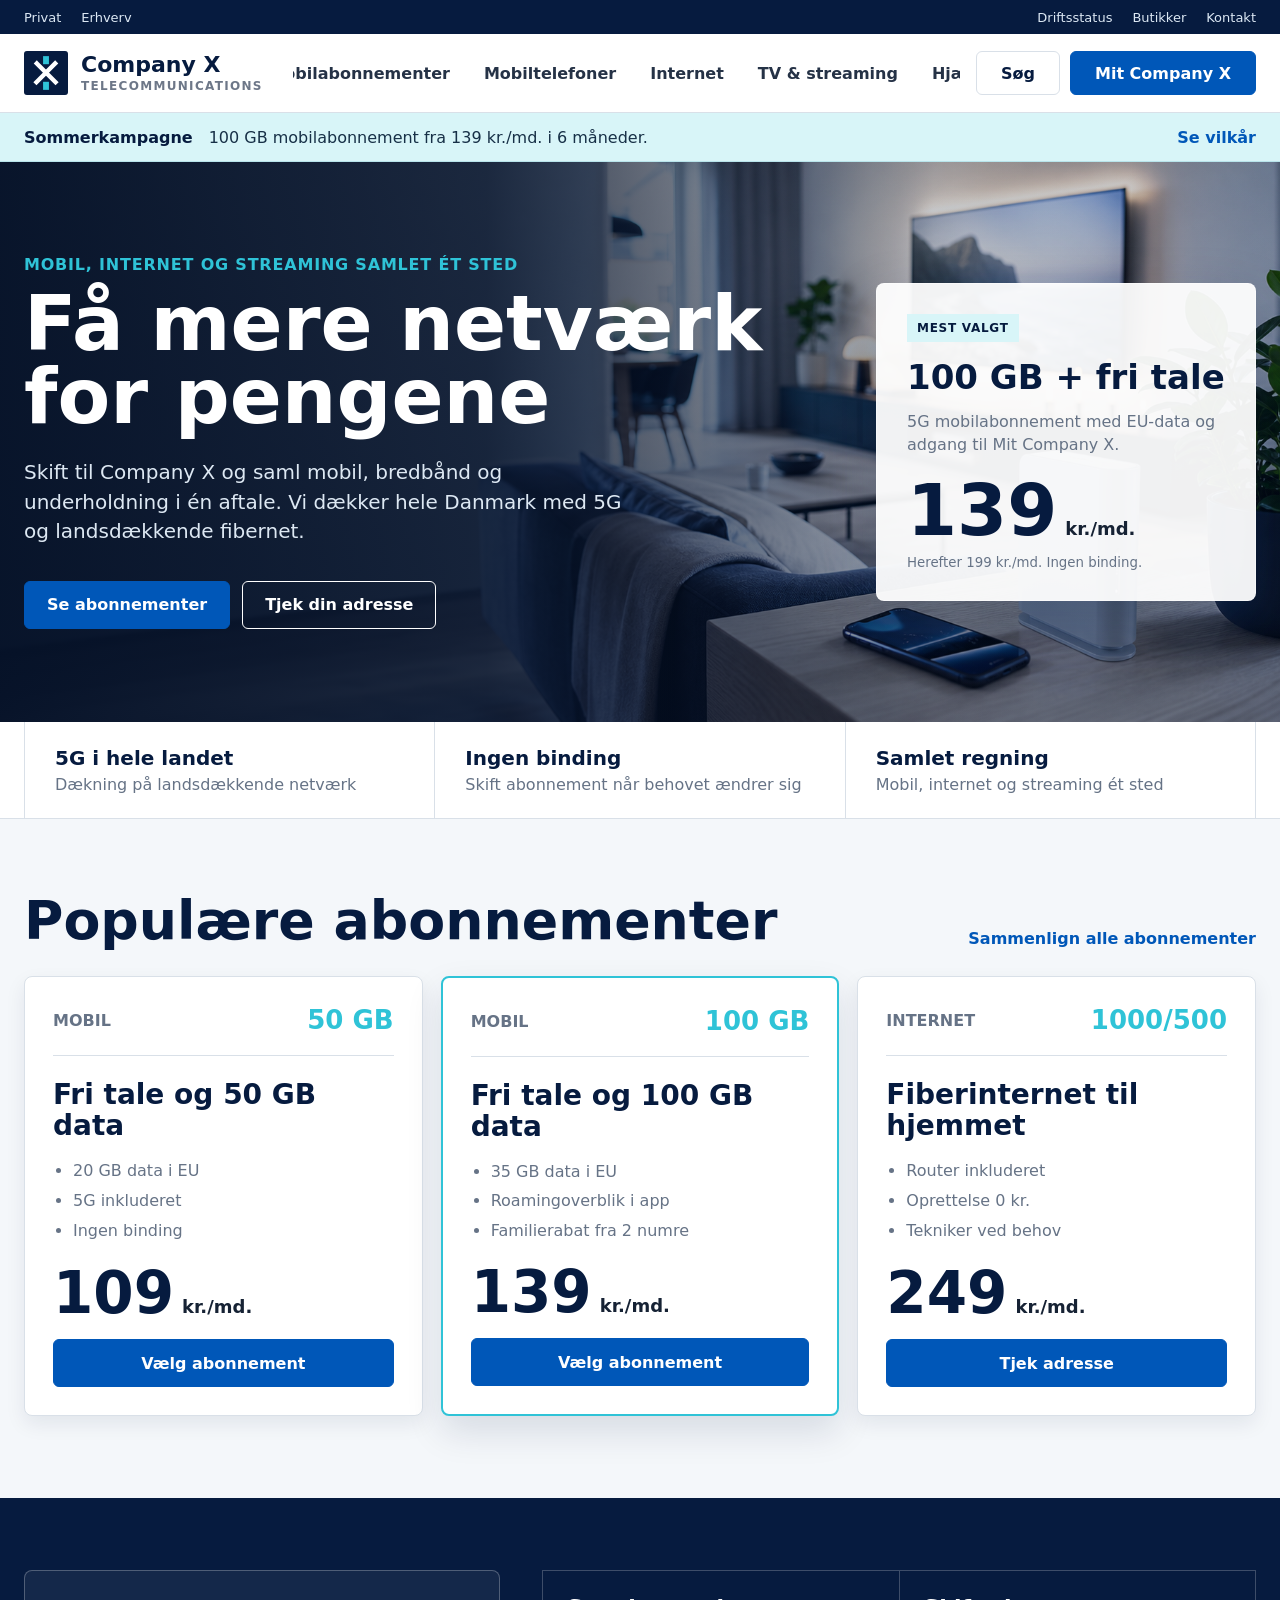
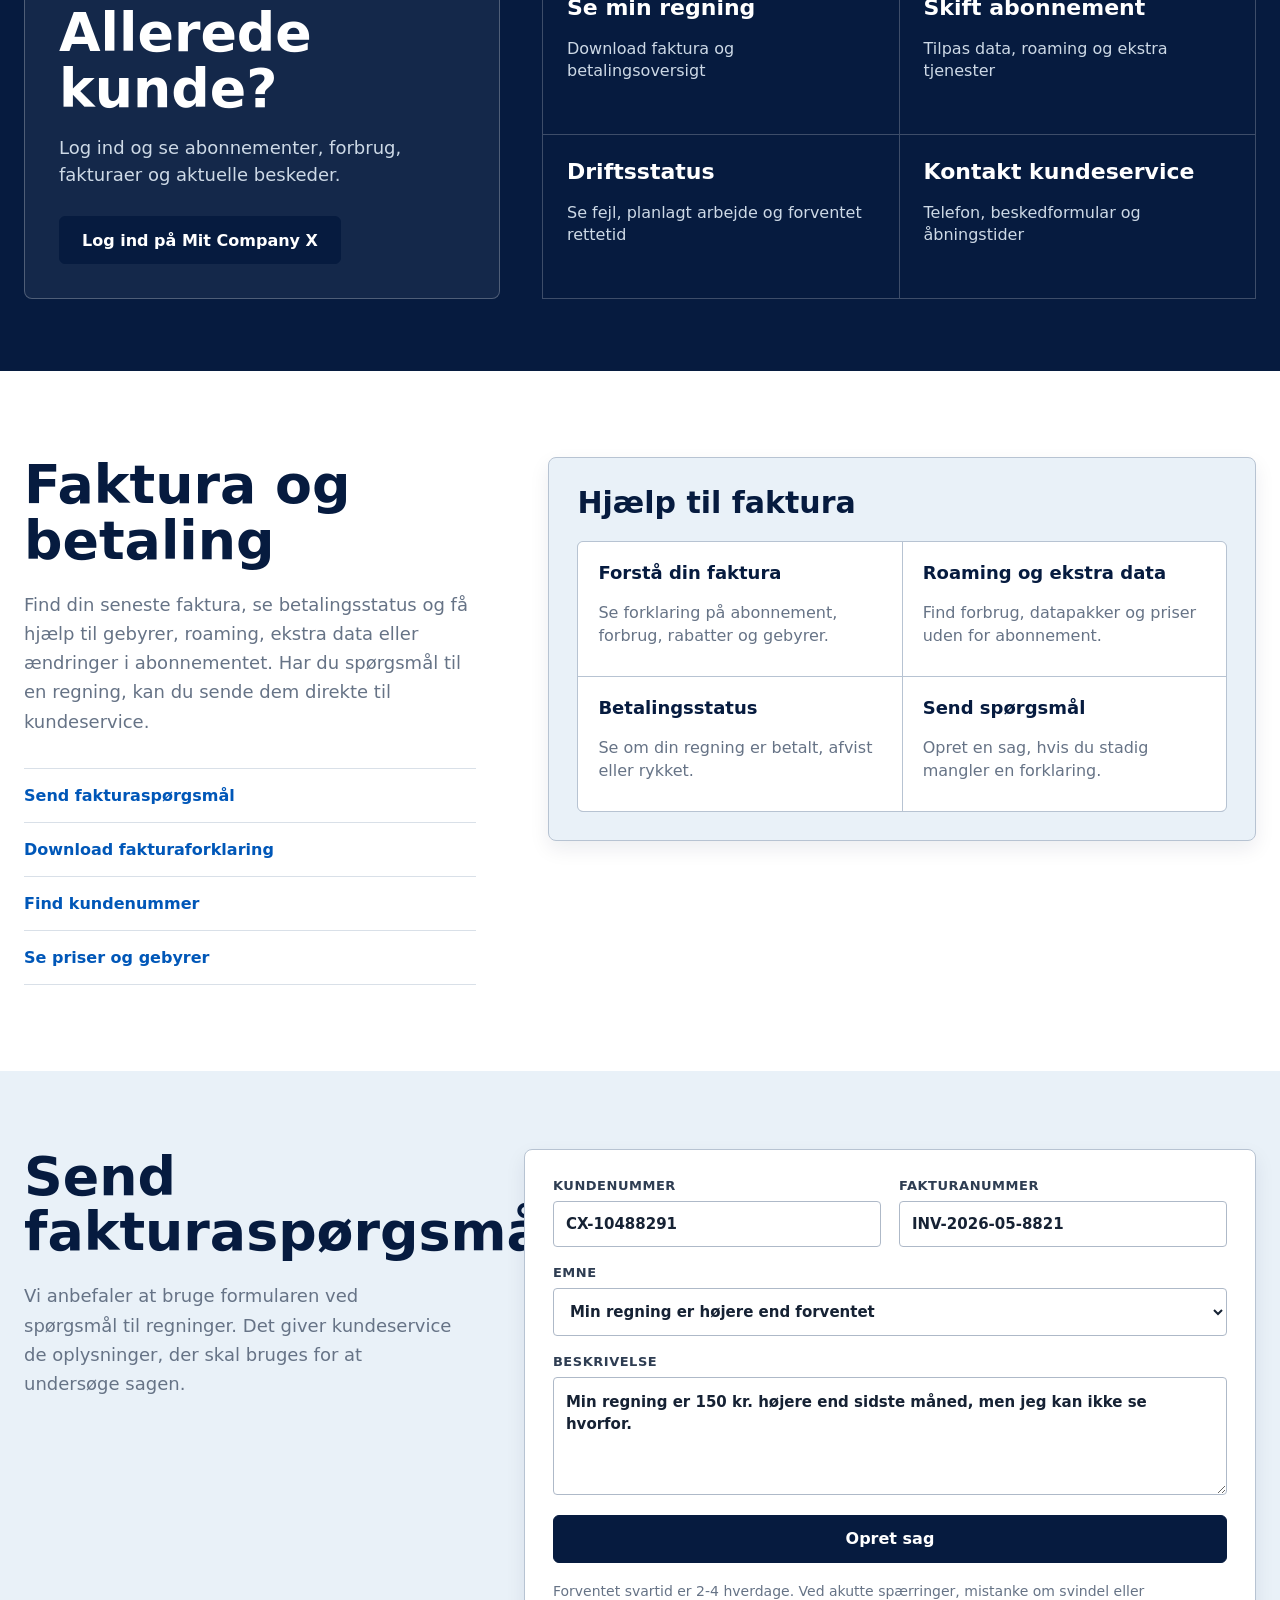
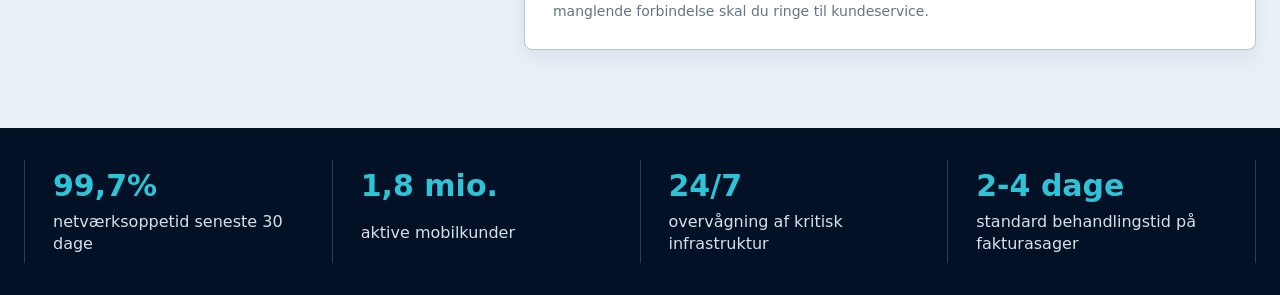
<file: index.html>
<!doctype html>
<html lang="da">
  <head>
    <meta charset="utf-8" />
    <meta name="viewport" content="width=device-width, initial-scale=1" />
    <title>Company X - Mobil, internet og streaming</title>
    <link rel="stylesheet" href="styles.css" />
  </head>
  <body>
    <header class="site-header">
      <div class="topbar">
        <div class="container topbar-inner">
          <nav aria-label="Kundesegment">
            <a href="#">Privat</a>
            <a href="#">Erhverv</a>
          </nav>
          <nav aria-label="Sekundære links">
            <a href="status.html">Driftsstatus</a>
            <a href="#">Butikker</a>
            <a href="#">Kontakt</a>
          </nav>
        </div>
      </div>

      <div class="container nav-shell">
        <a class="brand" href="#" aria-label="Company X forside">
          <img class="brand-logo" src="assets/companyx-logo.svg" alt="" aria-hidden="true" />
          <span class="brand-text">
            <strong>Company X</strong>
            <span>Telecommunications</span>
          </span>
        </a>

        <nav class="main-nav" aria-label="Primær navigation">
          <a href="#">Mobilabonnementer</a>
          <a href="#">Mobiltelefoner</a>
          <a href="#">Internet</a>
          <a href="#">TV & streaming</a>
          <a href="#">Hjælp</a>
        </nav>

        <div class="nav-actions">
          <button class="search-button" type="button">Søg</button>
          <a class="account-button" href="#">Mit Company X</a>
          <button class="menu-button" type="button" aria-label="Åbn menu">
            <span></span>
            <span></span>
            <span></span>
          </button>
        </div>
      </div>
    </header>

    <main>
      <section class="campaign-strip">
        <div class="container campaign-inner">
          <strong>Sommerkampagne</strong>
          <span>100 GB mobilabonnement fra 139 kr./md. i 6 måneder.</span>
          <a href="#">Se vilkår</a>
        </div>
      </section>

      <section class="hero">
        <img
          class="hero-image"
          src="assets/companyx-home-hero.png"
          alt="Moderne hjem med mobil, router og streaming"
        />
        <div class="hero-overlay"></div>
        <div class="container hero-grid">
          <div class="hero-copy">
            <p class="brand-line">Mobil, internet og streaming samlet ét sted</p>
            <h1>Få mere netværk for pengene</h1>
            <p>
              Skift til Company X og saml mobil, bredbånd og underholdning i én aftale.
              Vi dækker hele Danmark med 5G og landsdækkende fibernet.
            </p>
            <div class="hero-actions">
              <a class="primary-button" href="#">Se abonnementer</a>
              <a class="secondary-button" href="#">Tjek din adresse</a>
            </div>
          </div>

          <aside class="deal-panel" aria-label="Aktuelt tilbud">
            <span class="deal-label">Mest valgt</span>
            <h2>100 GB + fri tale</h2>
            <p>5G mobilabonnement med EU-data og adgang til Mit Company X.</p>
            <div class="price">
              <strong>139</strong>
              <span>kr./md.</span>
            </div>
            <small>Herefter 199 kr./md. Ingen binding.</small>
          </aside>
        </div>
      </section>

      <section class="trust-row" aria-label="Kundeløfter">
        <div class="container trust-grid">
          <div>
            <strong>5G i hele landet</strong>
            <span>Dækning på landsdækkende netværk</span>
          </div>
          <div>
            <strong>Ingen binding</strong>
            <span>Skift abonnement når behovet ændrer sig</span>
          </div>
          <div>
            <strong>Samlet regning</strong>
            <span>Mobil, internet og streaming ét sted</span>
          </div>
        </div>
      </section>

      <section class="products-section">
        <div class="container">
          <div class="section-heading">
            <h2>Populære abonnementer</h2>
            <a href="#">Sammenlign alle abonnementer</a>
          </div>

          <div class="product-grid">
            <article class="product-card">
              <div class="card-top">
                <span>Mobil</span>
                <strong>50 GB</strong>
              </div>
              <h3>Fri tale og 50 GB data</h3>
              <ul>
                <li>20 GB data i EU</li>
                <li>5G inkluderet</li>
                <li>Ingen binding</li>
              </ul>
              <div class="card-price"><strong>109</strong><span>kr./md.</span></div>
              <a href="#">Vælg abonnement</a>
            </article>

            <article class="product-card highlighted">
              <div class="card-top">
                <span>Mobil</span>
                <strong>100 GB</strong>
              </div>
              <h3>Fri tale og 100 GB data</h3>
              <ul>
                <li>35 GB data i EU</li>
                <li>Roamingoverblik i app</li>
                <li>Familierabat fra 2 numre</li>
              </ul>
              <div class="card-price"><strong>139</strong><span>kr./md.</span></div>
              <a href="#">Vælg abonnement</a>
            </article>

            <article class="product-card">
              <div class="card-top">
                <span>Internet</span>
                <strong>1000/500</strong>
              </div>
              <h3>Fiberinternet til hjemmet</h3>
              <ul>
                <li>Router inkluderet</li>
                <li>Oprettelse 0 kr.</li>
                <li>Tekniker ved behov</li>
              </ul>
              <div class="card-price"><strong>249</strong><span>kr./md.</span></div>
              <a href="#">Tjek adresse</a>
            </article>
          </div>
        </div>
      </section>

      <section class="self-service">
        <div class="container self-service-grid">
          <div class="login-panel">
            <h2>Allerede kunde?</h2>
            <p>Log ind og se abonnementer, forbrug, fakturaer og aktuelle beskeder.</p>
            <a class="primary-button dark" href="#">Log ind på Mit Company X</a>
          </div>

          <div class="service-links" aria-label="Selvbetjening">
            <a href="#">
              <strong>Se min regning</strong>
              <span>Download faktura og betalingsoversigt</span>
            </a>
            <a href="#">
              <strong>Skift abonnement</strong>
              <span>Tilpas data, roaming og ekstra tjenester</span>
            </a>
            <a href="status.html">
              <strong>Driftsstatus</strong>
              <span>Se fejl, planlagt arbejde og forventet rettetid</span>
            </a>
            <a href="#">
              <strong>Kontakt kundeservice</strong>
              <span>Telefon, beskedformular og åbningstider</span>
            </a>
          </div>
        </div>
      </section>

      <section class="bill-section">
        <div class="container bill-grid">
          <div class="bill-copy">
            <h2>Faktura og betaling</h2>
            <p>
              Find din seneste faktura, se betalingsstatus og få hjælp til gebyrer,
              roaming, ekstra data eller ændringer i abonnementet. Har du spørgsmål
              til en regning, kan du sende dem direkte til kundeservice.
            </p>
            <div class="bill-actions">
              <a href="#fakturasporgsmaal">Send fakturaspørgsmål</a>
              <a href="#">Download fakturaforklaring</a>
              <a href="#">Find kundenummer</a>
              <a href="#">Se priser og gebyrer</a>
            </div>
          </div>

          <div class="bill-help-panel" aria-label="Fakturahjælp">
            <h3>Hjælp til faktura</h3>
            <div class="help-topic-grid">
              <a href="#">
                <strong>Forstå din faktura</strong>
                <span>Se forklaring på abonnement, forbrug, rabatter og gebyrer.</span>
              </a>
              <a href="#">
                <strong>Roaming og ekstra data</strong>
                <span>Find forbrug, datapakker og priser uden for abonnement.</span>
              </a>
              <a href="#">
                <strong>Betalingsstatus</strong>
                <span>Se om din regning er betalt, afvist eller rykket.</span>
              </a>
              <a href="#">
                <strong>Send spørgsmål</strong>
                <span>Opret en sag, hvis du stadig mangler en forklaring.</span>
              </a>
            </div>
          </div>
        </div>
      </section>

      <section class="case-form-section" id="fakturasporgsmaal">
        <div class="container case-form-grid">
          <div>
            <h2>Send fakturaspørgsmål</h2>
            <p>
              Vi anbefaler at bruge formularen ved spørgsmål til regninger. Det giver
              kundeservice de oplysninger, der skal bruges for at undersøge sagen.
            </p>
          </div>

          <form class="case-form" aria-label="Send fakturaspørgsmål">
            <div class="form-grid">
              <label>
                Kundenummer
                <input type="text" value="CX-10488291" />
              </label>
              <label>
                Fakturanummer
                <input type="text" value="INV-2026-05-8821" />
              </label>
            </div>
            <label>
              Emne
              <select>
                <option>Min regning er højere end forventet</option>
                <option>Jeg forstår ikke mit roamingforbrug</option>
                <option>Jeg mangler en kreditnota</option>
              </select>
            </label>
            <label>
              Beskrivelse
              <textarea>Min regning er 150 kr. højere end sidste måned, men jeg kan ikke se hvorfor.</textarea>
            </label>
            <button type="button">Opret sag</button>
            <p>
              Forventet svartid er 2-4 hverdage. Ved akutte spærringer, mistanke om
              svindel eller manglende forbindelse skal du ringe til kundeservice.
            </p>
          </form>
        </div>
      </section>
    </main>

    <footer class="site-footer">
      <div class="container footer-grid">
        <div>
          <strong>99,7%</strong>
          <span>netværksoppetid seneste 30 dage</span>
        </div>
        <div>
          <strong>1,8 mio.</strong>
          <span>aktive mobilkunder</span>
        </div>
        <div>
          <strong>24/7</strong>
          <span>overvågning af kritisk infrastruktur</span>
        </div>
        <div>
          <strong>2-4 dage</strong>
          <span>standard behandlingstid på fakturasager</span>
        </div>
      </div>
    </footer>

  </body>
</html>
</file>
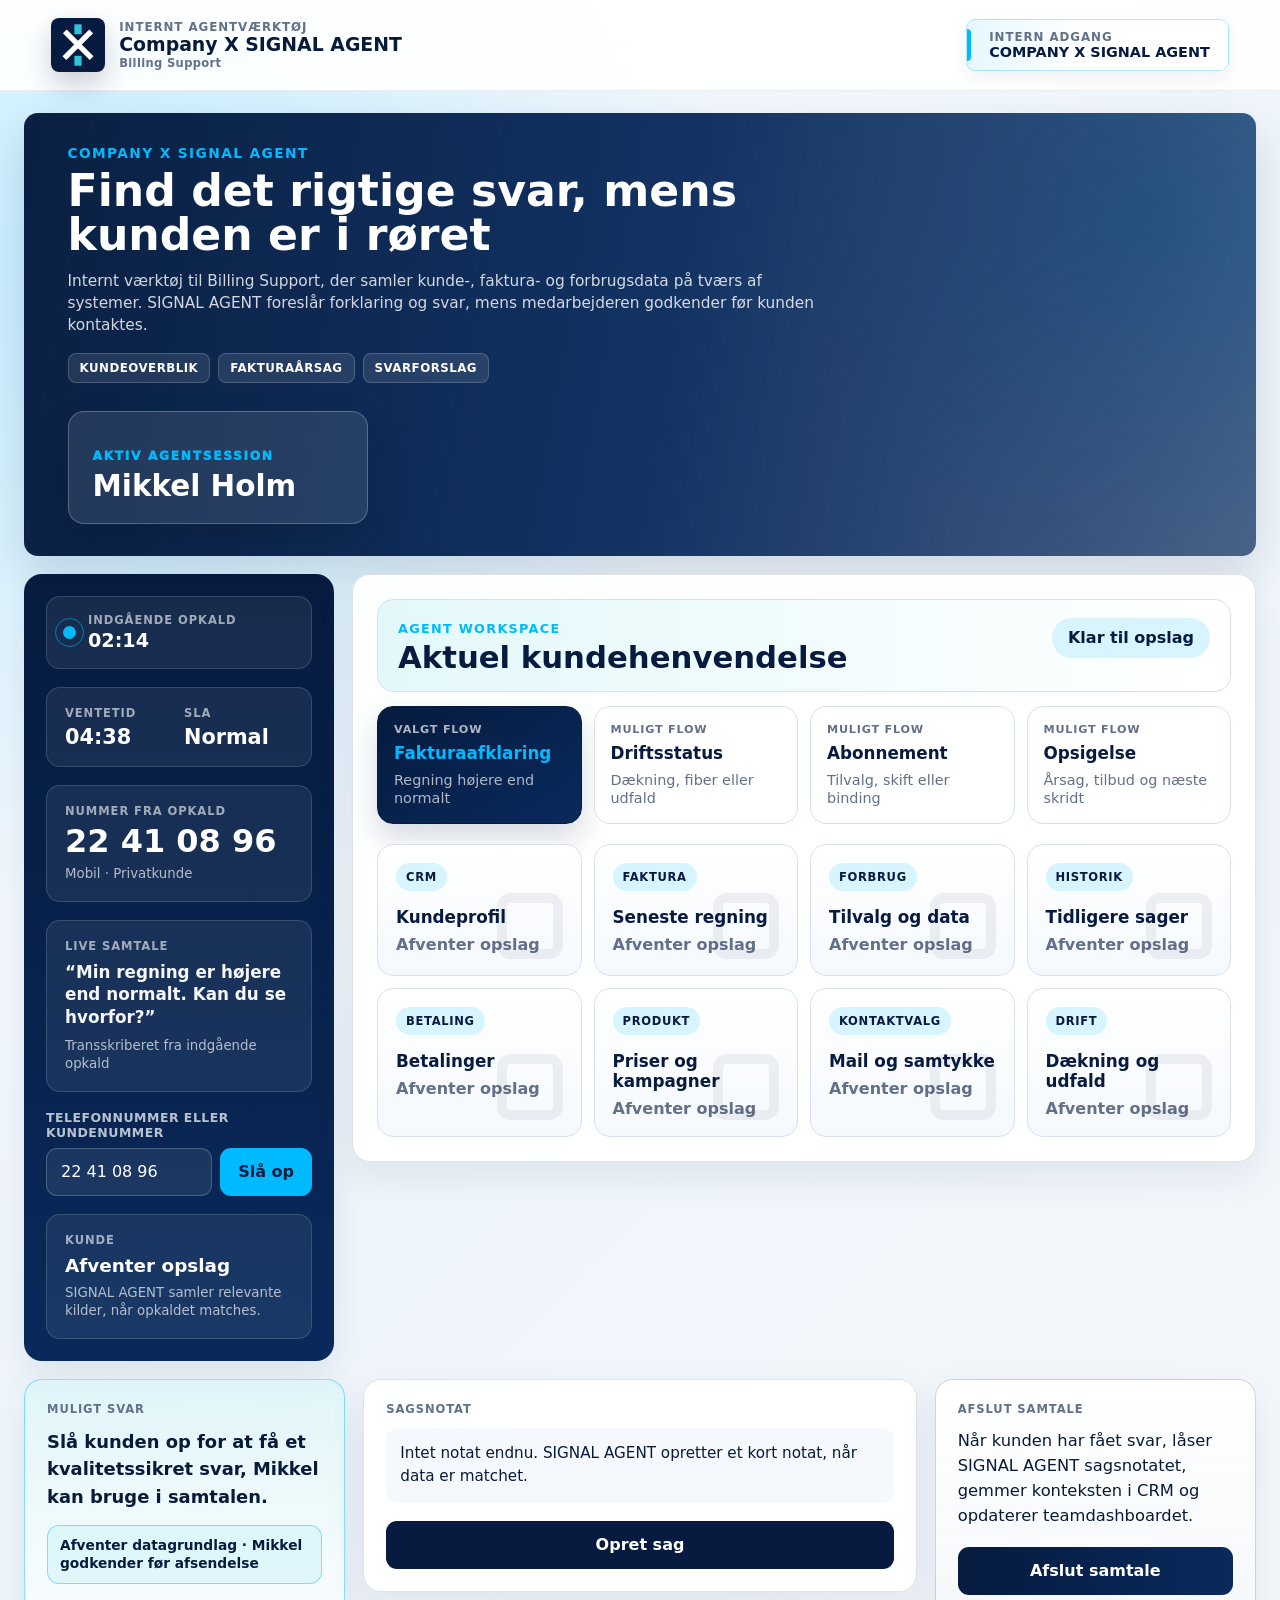
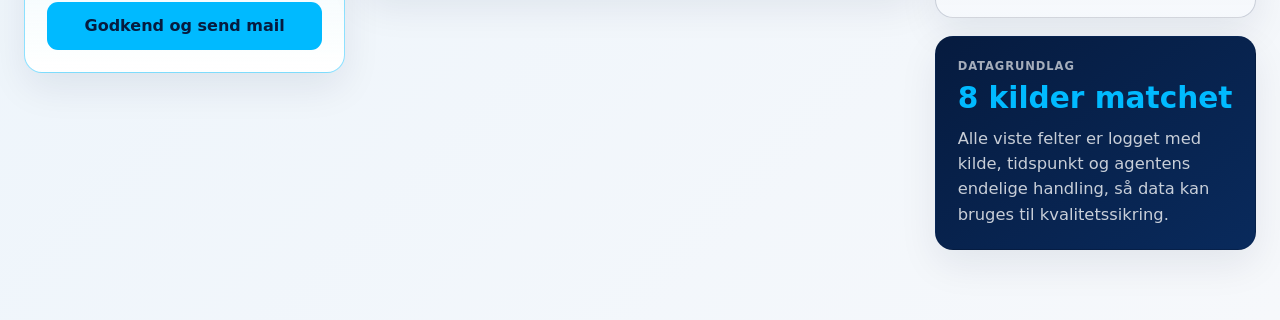
<file: AI/index.html>
<!doctype html>
<html lang="da">
  <head>
    <meta charset="utf-8" />
    <meta name="viewport" content="width=device-width, initial-scale=1" />
    <title>Company X SIGNAL AGENT - Agent Assist</title>
    <link rel="stylesheet" href="../agent-assist.css" />
  </head>
  <body>
    <header class="agent-header">
      <a class="brand signal-brand" href="../index.html" aria-label="Company X SIGNAL AGENT intern agent">
        <img class="brand-logo" src="../assets/companyx-logo.svg" alt="" aria-hidden="true" />
        <span class="brand-text">
          <span>Internt agentværktøj</span>
          <strong>Company X SIGNAL AGENT</strong>
          <em>Billing Support</em>
        </span>
      </a>

      <div class="agent-product" aria-label="Intern adgang">
        <span>Intern adgang</span>
        <strong>Company X SIGNAL AGENT</strong>
      </div>

      <div class="agent-user">
        <span>Logget ind som</span>
        <strong>Mikkel Holm</strong>
      </div>
    </header>

    <main class="agent-shell">
      <section class="agent-hero">
        <div class="hero-copy">
          <p>Company X SIGNAL AGENT</p>
          <h1>Find det rigtige svar, mens kunden er i røret</h1>
          <span>
            Internt værktøj til Billing Support, der samler kunde-, faktura- og
            forbrugsdata på tværs af systemer. SIGNAL AGENT foreslår forklaring og
            svar, mens medarbejderen godkender før kunden kontaktes.
          </span>
          <div class="hero-badges" aria-label="Interne agentmarkører">
            <strong>Kundeoverblik</strong>
            <strong>Fakturaårsag</strong>
            <strong>Svarforslag</strong>
          </div>
        </div>
        <aside class="internal-agent-card" aria-label="Aktiv intern agentsession">
          <span>Aktiv agentsession</span>
          <strong>Mikkel Holm</strong>
        </aside>
      </section>

      <section class="agent-workspace">
        <aside class="call-panel">
          <div class="live-call">
            <span class="pulse" aria-hidden="true"></span>
            <div>
              <span id="callState">Indgående opkald</span>
              <strong id="callDuration">02:14</strong>
            </div>
          </div>

          <div class="call-timeline" aria-label="Opkaldstider">
            <div>
              <span>Ventetid</span>
              <strong>04:38</strong>
            </div>
            <div>
              <span>SLA</span>
              <strong>Normal</strong>
            </div>
          </div>

          <div class="caller-card">
            <span>Nummer fra opkald</span>
            <strong>22 41 08 96</strong>
            <small>Mobil · Privatkunde</small>
          </div>

          <div class="caller-issue">
            <span>Live samtale</span>
            <p>“Min regning er højere end normalt. Kan du se hvorfor?”</p>
            <small>Transskriberet fra indgående opkald</small>
          </div>

          <div class="agent-search">
            <label for="lookupInput">Telefonnummer eller kundenummer</label>
            <div>
              <input id="lookupInput" value="22 41 08 96" />
              <button id="lookupButton" type="button">Slå op</button>
            </div>
          </div>

          <div class="customer-mini" id="customerMini">
            <span>Kunde</span>
            <strong>Afventer opslag</strong>
            <small>SIGNAL AGENT samler relevante kilder, når opkaldet matches.</small>
          </div>
        </aside>

        <section class="signal-panel-main">
          <div class="workspace-top">
            <div>
              <span>Agent workspace</span>
              <h2>Aktuel kundehenvendelse</h2>
            </div>
            <div class="case-status" id="caseStatus" aria-live="polite">Klar til opslag</div>
          </div>

          <div class="workflow-options" aria-label="Henvendelsestyper">
            <button class="workflow-card active" type="button">
              <span>Valgt flow</span>
              <strong>Fakturaafklaring</strong>
              <em>Regning højere end normalt</em>
            </button>
            <button class="workflow-card" type="button">
              <span>Muligt flow</span>
              <strong>Driftsstatus</strong>
              <em>Dækning, fiber eller udfald</em>
            </button>
            <button class="workflow-card" type="button">
              <span>Muligt flow</span>
              <strong>Abonnement</strong>
              <em>Tilvalg, skift eller binding</em>
            </button>
            <button class="workflow-card" type="button">
              <span>Muligt flow</span>
              <strong>Opsigelse</strong>
              <em>Årsag, tilbud og næste skridt</em>
            </button>
          </div>

          <div class="system-grid" aria-label="Systemopslag">
            <article class="system-card" id="crmCard">
              <span>CRM</span>
              <strong>Kundeprofil</strong>
              <em>Afventer opslag</em>
            </article>
            <article class="system-card" id="invoiceCard">
              <span>Faktura</span>
              <strong>Seneste regning</strong>
              <em>Afventer opslag</em>
            </article>
            <article class="system-card" id="usageCard">
              <span>Forbrug</span>
              <strong>Tilvalg og data</strong>
              <em>Afventer opslag</em>
            </article>
            <article class="system-card" id="historyCard">
              <span>Historik</span>
              <strong>Tidligere sager</strong>
              <em>Afventer opslag</em>
            </article>
            <article class="system-card" id="paymentCard">
              <span>Betaling</span>
              <strong>Betalinger</strong>
              <em>Afventer opslag</em>
            </article>
            <article class="system-card" id="productCard">
              <span>Produkt</span>
              <strong>Priser og kampagner</strong>
              <em>Afventer opslag</em>
            </article>
            <article class="system-card" id="contactCard">
              <span>Kontaktvalg</span>
              <strong>Mail og samtykke</strong>
              <em>Afventer opslag</em>
            </article>
            <article class="system-card" id="driftCard">
              <span>Drift</span>
              <strong>Dækning og udfald</strong>
              <em>Afventer opslag</em>
            </article>
          </div>

          <div class="analysis-panel hidden" id="analysisPanel" aria-live="polite">
            <span class="analysis-spinner" aria-hidden="true"></span>
            <div>
              <strong>SIGNAL AGENT analyserer regningsafvigelse</strong>
              <p>
                Matcher aktuel faktura med kundens normalpris, forbrugslog,
                produktregler og kontaktvalg før forklaringen vises.
              </p>
            </div>
          </div>

          <div class="result-area hidden" id="resultArea">
            <div class="customer-strip">
              <div>
                <span>Kunde</span>
                <strong>Maria Andersen</strong>
              </div>
              <div>
                <span>Kundenummer</span>
                <strong>CX-10488291</strong>
              </div>
              <div>
                <span>Faktura</span>
                <strong>INV-2026-05-8821</strong>
                <small>Maj 2026 · reference i fakturasystemet</small>
              </div>
              <div>
                <span>Kontakt</span>
                <strong>maria.andersen@email.dk</strong>
                <small>Samtykke til servicebeskeder er aktivt</small>
              </div>
            </div>

            <div class="bill-explanation">
              <div class="explanation-copy">
                <span>Forklaring</span>
                <strong>Regningen er 150 kr. højere end normalt</strong>
                <p>
                  SIGNAL AGENT har beregnet afvigelsen: maj-faktura 549 kr. minus
                  kundens normalpris 399 kr. giver +150 kr. Årsagen matches til
                  ekstra data og en udløbet intropris på streamingpakken.
                </p>
              </div>
              <div class="variance-card">
                <span>Afvigelse</span>
                <strong>+150 kr.</strong>
              </div>
            </div>

            <div class="line-items">
              <div>
                <span>Ekstra data købt 18. maj</span>
                <b>+100 kr.</b>
              </div>
              <div>
                <span>Streamingpakke intropris udløbet</span>
                <b>+50 kr.</b>
              </div>
              <div class="total">
                <span>Samlet afvigelse</span>
                <b>+150 kr.</b>
              </div>
            </div>

            <div class="customer-context">
              <div class="context-card">
                <span>Seneste kundefeedback</span>
                <strong>4,6 / 5</strong>
                <small>Sidste supportkontakt blev markeret som løst.</small>
              </div>
              <div class="context-card">
                <span>Anbefalet handling</span>
                <strong>Forklar og send oversigt</strong>
                <small>Ingen kompensation foreslås, da afvigelsen er dokumenteret.</small>
              </div>
            </div>
          </div>
        </section>

        <aside class="answer-panel">
          <div class="answer-card">
            <span>Muligt svar</span>
            <p id="suggestedAnswer">
              Slå kunden op for at få et kvalitetssikret svar, Mikkel kan bruge i
              samtalen.
            </p>
            <div class="answer-meta" id="answerMeta">
              Afventer datagrundlag · Mikkel godkender før afsendelse
            </div>
            <button type="button" id="sendEmail">Godkend og send mail</button>
          </div>

          <div class="note-card">
            <span>Sagsnotat</span>
            <div id="caseNote" class="case-note-body">
              Intet notat endnu. SIGNAL AGENT opretter et kort notat, når data er matchet.
            </div>
            <button type="button" id="createCase">Opret sag</button>
          </div>

          <div class="action-stack">
            <div class="finish-card">
              <span>Afslut samtale</span>
              <p>
                Når kunden har fået svar, låser SIGNAL AGENT sagsnotatet, gemmer
                konteksten i CRM og opdaterer teamdashboardet.
              </p>
              <button type="button" id="finishCall">Afslut samtale</button>
              <a class="dashboard-link hidden" id="dashboardLink" href="../dashboard/">
                Åbn teamdashboard
              </a>
            </div>

            <div class="source-card">
              <span>Datagrundlag</span>
              <strong>8 kilder matchet</strong>
              <p>
                Alle viste felter er logget med kilde, tidspunkt og agentens
                endelige handling, så data kan bruges til kvalitetssikring.
              </p>
            </div>
          </div>
        </aside>
      </section>

    </main>

    <script src="../agent-assist.js"></script>
  </body>
</html>
</file>
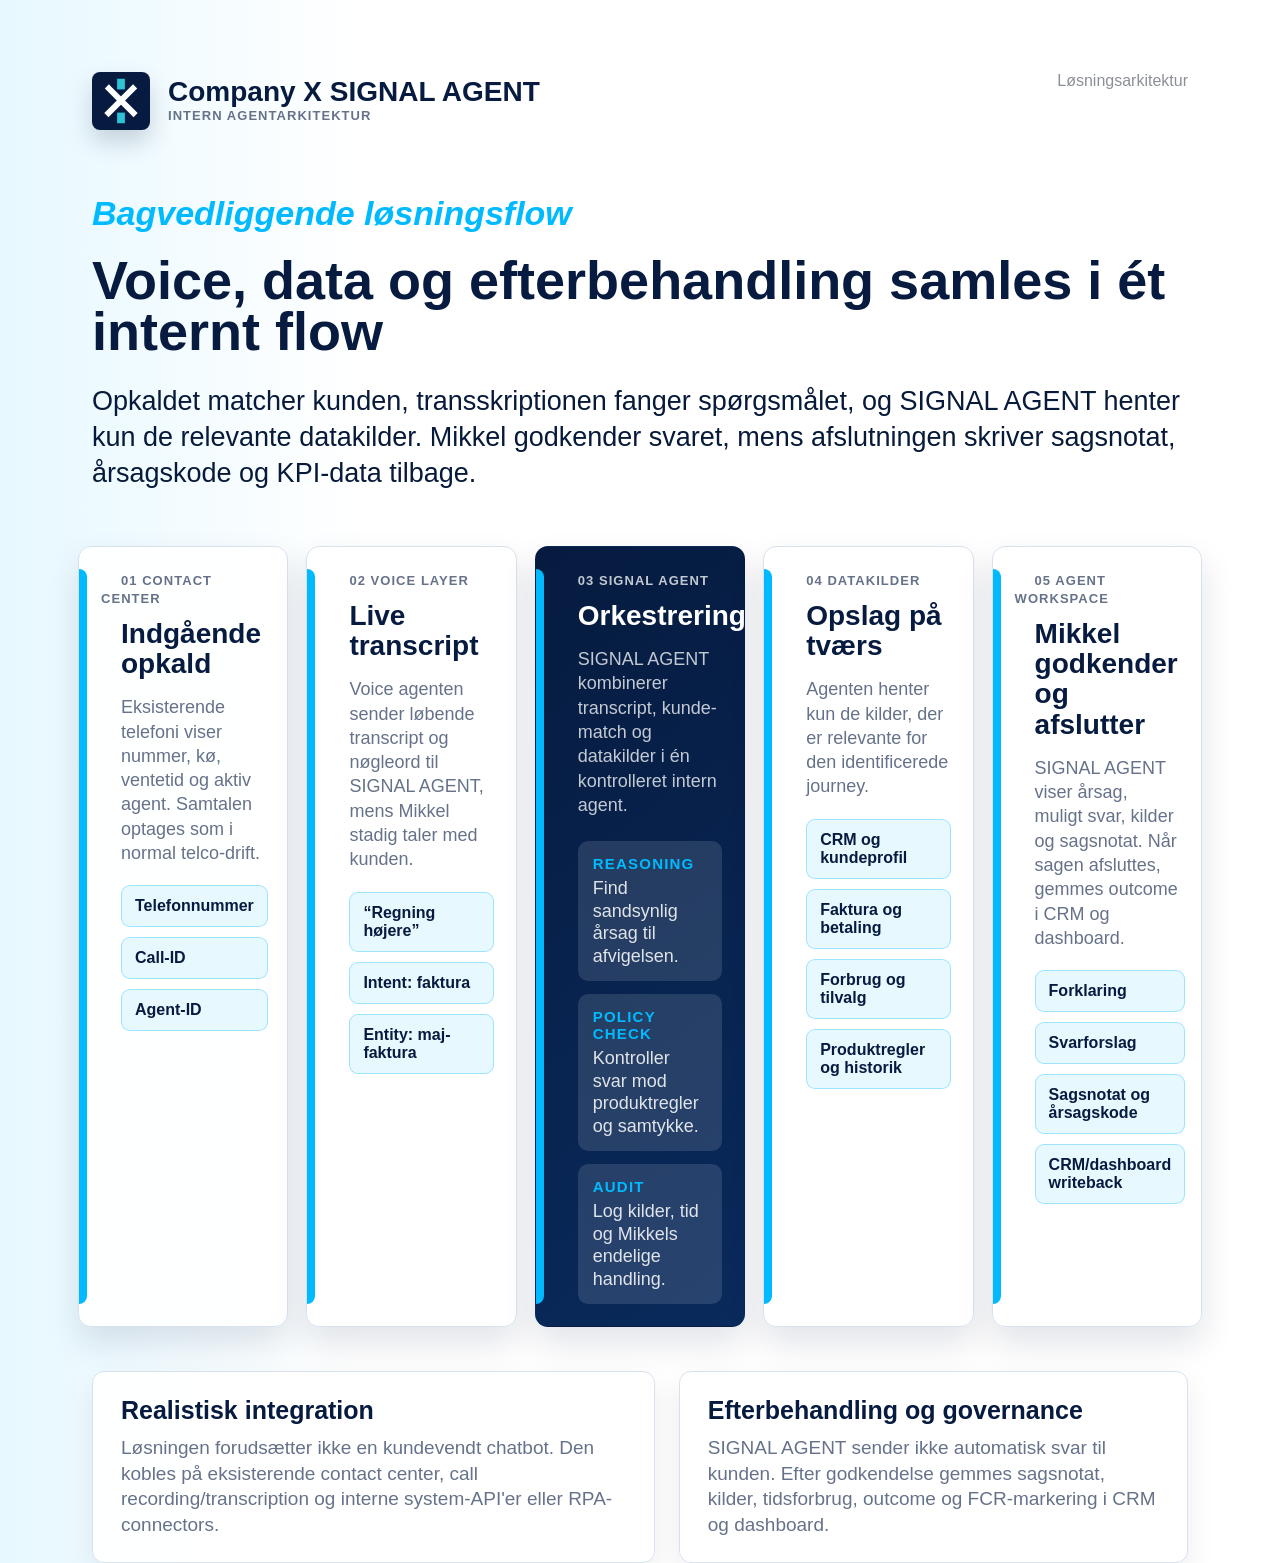
<file: architecture/index.html>
<!doctype html>
<html lang="da">
  <head>
    <meta charset="utf-8" />
    <meta name="viewport" content="width=device-width, initial-scale=1" />
    <title>Company X SIGNAL AGENT - bagvedliggende flow</title>
    <style>
      :root {
        --navy: #061b3f;
        --navy-2: #092a5c;
        --cyan: #00baff;
        --cyan-soft: #d8f4ff;
        --ink: #071a3a;
        --muted: #66728a;
        --line: #d8e2ee;
        --paper: #f5f8fc;
        --white: #ffffff;
        --shadow: 0 16px 34px rgba(6, 27, 63, 0.12);
      }

      * {
        box-sizing: border-box;
      }

      body {
        margin: 0;
        color: var(--ink);
        background: #eef3f8;
        font-family:
          Arial,
          Helvetica,
          sans-serif;
      }

      .slide {
        position: relative;
        width: 100%;
        min-height: 100vh;
        margin: 0 auto;
        overflow: visible;
        background:
          linear-gradient(90deg, rgba(216, 244, 255, 0.62), transparent 28%),
          var(--white);
      }

      .topbar {
        display: flex;
        align-items: flex-start;
        justify-content: space-between;
        padding: 72px 92px 0;
      }

      .brand {
        display: flex;
        gap: 18px;
        align-items: center;
      }

      .logo {
        display: block;
        width: 58px;
        height: 58px;
        border-radius: 8px;
        object-fit: cover;
        box-shadow: 0 12px 24px rgba(6, 27, 63, 0.18);
      }

      .brand strong {
        display: block;
        color: var(--navy);
        font-size: 28px;
        line-height: 1;
      }

      .brand span {
        color: var(--muted);
        font-size: 13px;
        font-weight: 800;
        letter-spacing: 0.08em;
        text-transform: uppercase;
      }

      .classification {
        color: #8b8f97;
        font-size: 16px;
      }

      .kicker {
        margin: 64px 0 0 92px;
        color: var(--cyan);
        font-size: 34px;
        font-style: italic;
        font-weight: 800;
      }

      h1 {
        width: min(1100px, calc(100% - 184px));
        margin: 22px 0 0 92px;
        color: var(--navy);
        font-family: "Arial Narrow", Arial, sans-serif;
        font-size: clamp(54px, 4.1vw, 70px);
        line-height: 0.94;
        letter-spacing: 0;
      }

      .lead {
        width: min(1120px, calc(100% - 184px));
        margin: 26px 0 0 92px;
        color: var(--ink);
        font-size: 27px;
        line-height: 1.35;
      }

      .architecture {
        position: relative;
        display: grid;
        grid-template-columns: repeat(5, minmax(0, 1fr));
        gap: 18px;
        margin: 54px 78px 0;
        align-items: stretch;
      }

      .lane {
        position: relative;
        min-height: 430px;
        padding: 24px 22px 22px;
        border: 1px solid var(--line);
        border-radius: 13px;
        background: rgba(255, 255, 255, 0.94);
        box-shadow: var(--shadow);
      }

      .lane::before {
        position: absolute;
        top: 22px;
        bottom: 22px;
        left: 0;
        width: 8px;
        border-radius: 0 8px 8px 0;
        background: var(--cyan);
        content: "";
      }

      .lane.dark {
        color: var(--white);
        border-color: transparent;
        background: linear-gradient(145deg, var(--navy), var(--navy-2));
      }

      .lane.dark::before {
        background: var(--cyan);
      }

      .lane.dark .eyebrow,
      .lane.dark p,
      .lane.dark li {
        color: rgba(255, 255, 255, 0.76);
      }

      .lane.dark h2 {
        color: var(--white);
      }

      .eyebrow {
        margin-left: 20px;
        color: var(--muted);
        font-size: 13px;
        font-weight: 900;
        letter-spacing: 0.08em;
        text-transform: uppercase;
      }

      h2 {
        margin: 12px 0 0 20px;
        color: var(--navy);
        font-size: 28px;
        line-height: 1.08;
      }

      p {
        margin: 16px 0 0 20px;
        color: var(--muted);
        font-size: 18px;
        line-height: 1.35;
      }

      .data-list {
        display: grid;
        gap: 10px;
        margin: 20px 0 0 20px;
      }

      .data-list b {
        display: block;
        padding: 11px 13px;
        color: var(--navy);
        border: 1px solid rgba(0, 186, 255, 0.32);
        border-radius: 9px;
        background: rgba(216, 244, 255, 0.6);
        font-size: 16px;
      }

      .lane.dark .data-list b {
        color: var(--white);
        border-color: rgba(255, 255, 255, 0.18);
        background: rgba(255, 255, 255, 0.11);
      }

      .signal-core {
        display: grid;
        gap: 13px;
        margin: 24px 0 0 20px;
      }

      .signal-core div {
        padding: 14px 15px;
        border-radius: 10px;
        background: rgba(255, 255, 255, 0.12);
      }

      .signal-core strong {
        display: block;
        color: var(--cyan);
        font-size: 15px;
        letter-spacing: 0.08em;
        text-transform: uppercase;
      }

      .signal-core span {
        display: block;
        margin-top: 5px;
        color: rgba(255, 255, 255, 0.86);
        font-size: 18px;
        line-height: 1.25;
      }

      .arrow {
        display: none;
      }

      .governance {
        display: grid;
        grid-template-columns: 1.05fr 0.95fr;
        gap: 24px;
        margin: 44px 92px 0;
      }

      .governance-card {
        min-height: 122px;
        padding: 24px 28px;
        border: 1px solid var(--line);
        border-radius: 12px;
        background: rgba(255, 255, 255, 0.96);
        box-shadow: 0 12px 30px rgba(6, 27, 63, 0.08);
      }

      .governance-card strong {
        display: block;
        color: var(--navy);
        font-size: 25px;
      }

      .governance-card p {
        margin: 10px 0 0;
        color: var(--muted);
        font-size: 19px;
      }

      @media (max-width: 1200px) {
        .slide {
          width: 100%;
          min-height: auto;
          padding-bottom: 42px;
        }

        .topbar,
        .kicker,
        h1,
        .lead,
        .architecture,
        .governance {
          margin-left: 28px;
          margin-right: 28px;
        }

        h1,
        .lead {
          width: auto;
        }

        .architecture,
        .governance {
          grid-template-columns: 1fr;
        }

        .arrow {
          display: none;
        }

      }
    </style>
  </head>
  <body>
    <section class="slide" aria-label="Company X SIGNAL AGENT bagvedliggende flow">
      <div class="topbar">
        <div class="brand">
          <img class="logo" src="../assets/companyx-logo.svg" alt="" aria-hidden="true" />
          <div>
            <strong>Company X SIGNAL AGENT</strong>
            <span>Intern agentarkitektur</span>
          </div>
        </div>
        <div class="classification">Løsningsarkitektur</div>
      </div>

      <div class="kicker">Bagvedliggende løsningsflow</div>
      <h1>Voice, data og efterbehandling samles i ét internt flow</h1>
      <p class="lead">
        Opkaldet matcher kunden, transskriptionen fanger spørgsmålet, og SIGNAL AGENT henter kun de relevante datakilder. Mikkel godkender svaret, mens afslutningen skriver sagsnotat, årsagskode og KPI-data tilbage.
      </p>

      <div class="architecture">
        <article class="lane">
          <span class="eyebrow">01 Contact center</span>
          <h2>Indgående opkald</h2>
          <p>Eksisterende telefoni viser nummer, kø, ventetid og aktiv agent. Samtalen optages som i normal telco-drift.</p>
          <div class="data-list">
            <b>Telefonnummer</b>
            <b>Call-ID</b>
            <b>Agent-ID</b>
          </div>
        </article>

        <article class="lane">
          <span class="eyebrow">02 Voice layer</span>
          <h2>Live transcript</h2>
          <p>Voice agenten sender løbende transcript og nøgleord til SIGNAL AGENT, mens Mikkel stadig taler med kunden.</p>
          <div class="data-list">
            <b>“Regning højere”</b>
            <b>Intent: faktura</b>
            <b>Entity: maj-faktura</b>
          </div>
        </article>

        <article class="lane dark">
          <span class="eyebrow">03 SIGNAL AGENT</span>
          <h2>Orkestrering</h2>
          <p>SIGNAL AGENT kombinerer transcript, kunde-match og datakilder i én kontrolleret intern agent.</p>
          <div class="signal-core">
            <div>
              <strong>Reasoning</strong>
              <span>Find sandsynlig årsag til afvigelsen.</span>
            </div>
            <div>
              <strong>Policy check</strong>
              <span>Kontroller svar mod produktregler og samtykke.</span>
            </div>
            <div>
              <strong>Audit</strong>
              <span>Log kilder, tid og Mikkels endelige handling.</span>
            </div>
          </div>
        </article>

        <article class="lane">
          <span class="eyebrow">04 Datakilder</span>
          <h2>Opslag på tværs</h2>
          <p>Agenten henter kun de kilder, der er relevante for den identificerede journey.</p>
          <div class="data-list">
            <b>CRM og kundeprofil</b>
            <b>Faktura og betaling</b>
            <b>Forbrug og tilvalg</b>
            <b>Produktregler og historik</b>
          </div>
        </article>

        <article class="lane">
          <span class="eyebrow">05 Agent workspace</span>
          <h2>Mikkel godkender og afslutter</h2>
          <p>SIGNAL AGENT viser årsag, muligt svar, kilder og sagsnotat. Når sagen afsluttes, gemmes outcome i CRM og dashboard.</p>
          <div class="data-list">
            <b>Forklaring</b>
            <b>Svarforslag</b>
            <b>Sagsnotat og årsagskode</b>
            <b>CRM/dashboard writeback</b>
          </div>
        </article>

        <span class="arrow a1" aria-hidden="true"></span>
        <span class="arrow a2" aria-hidden="true"></span>
        <span class="arrow a3" aria-hidden="true"></span>
        <span class="arrow a4" aria-hidden="true"></span>
      </div>

      <div class="governance">
        <div class="governance-card">
          <strong>Realistisk integration</strong>
          <p>
            Løsningen forudsætter ikke en kundevendt chatbot. Den kobles på eksisterende contact center, call recording/transcription og interne system-API'er eller RPA-connectors.
          </p>
        </div>
        <div class="governance-card">
          <strong>Efterbehandling og governance</strong>
          <p>
            SIGNAL AGENT sender ikke automatisk svar til kunden. Efter godkendelse gemmes sagsnotat, kilder, tidsforbrug, outcome og FCR-markering i CRM og dashboard.
          </p>
        </div>
      </div>
    </section>
  </body>
</html>
</file>
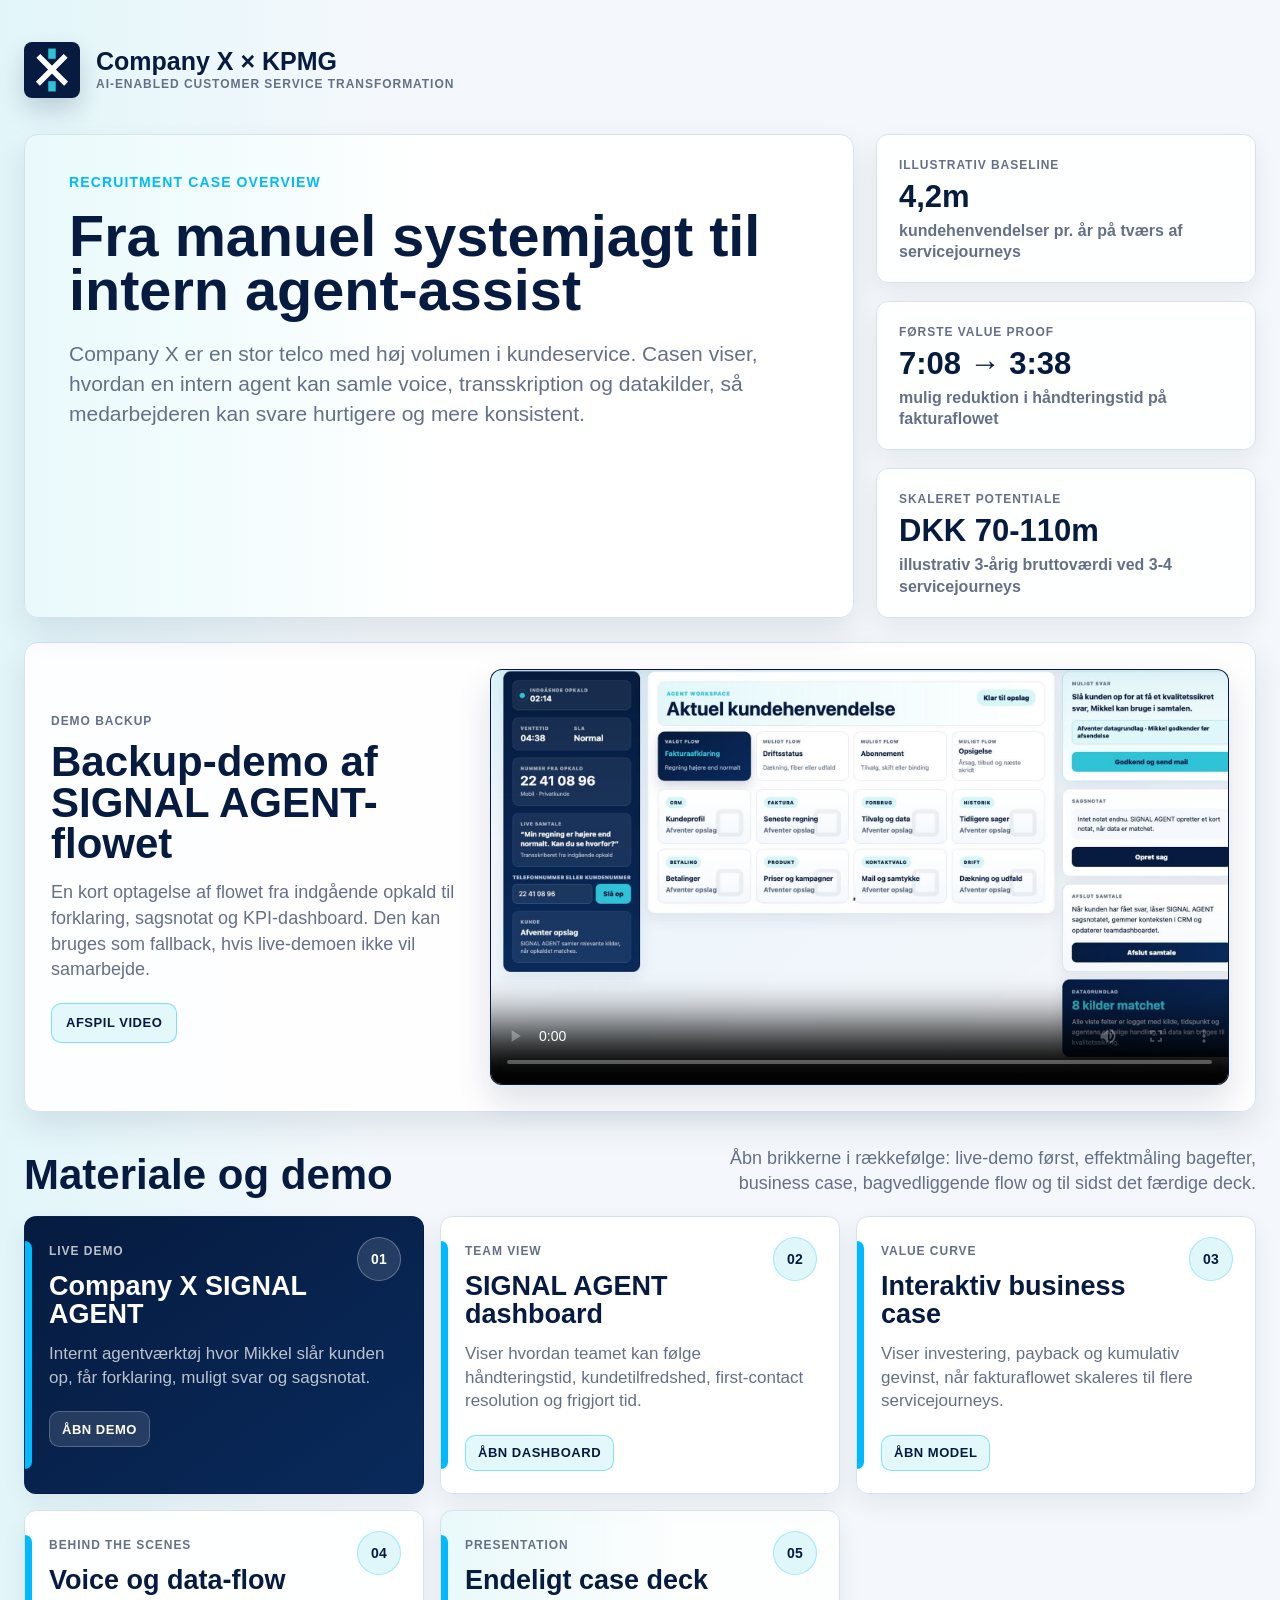
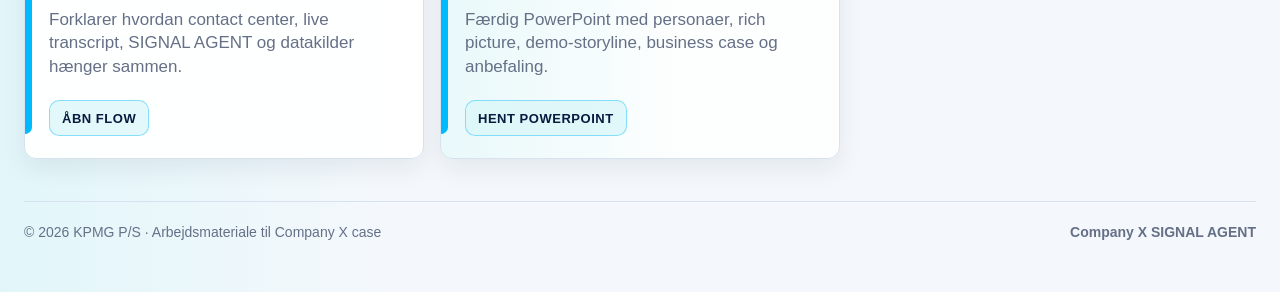
<file: case/index.html>
<!doctype html>
<html lang="da">
  <head>
    <meta charset="utf-8" />
    <meta name="viewport" content="width=device-width, initial-scale=1" />
    <title>Company X x KPMG - Case overview</title>
    <style>
      :root {
        --navy: #061b3f;
        --navy-2: #092a5c;
        --cyan: #00baff;
        --cyan-soft: #d8f4ff;
        --ink: #071a3a;
        --muted: #657087;
        --line: #d8e2ee;
        --paper: #f4f8fc;
        --white: #ffffff;
        --shadow: 0 14px 32px rgba(6, 27, 63, 0.1);
      }

      * {
        box-sizing: border-box;
      }

      body {
        margin: 0;
        color: var(--ink);
        background:
          linear-gradient(90deg, rgba(216, 245, 248, 0.65), transparent 30%),
          var(--paper);
        font-family:
          Arial,
          Helvetica,
          sans-serif;
      }

      a {
        color: inherit;
      }

      .page {
        width: min(1480px, calc(100% - 48px));
        margin: 0 auto;
        padding: 34px 0 52px;
      }

      .topbar {
        display: flex;
        align-items: center;
        justify-content: space-between;
        gap: 24px;
        min-height: 72px;
      }

      .brand {
        display: flex;
        align-items: center;
        gap: 16px;
      }

      .logo {
        display: block;
        width: 56px;
        height: 56px;
        border-radius: 8px;
        object-fit: cover;
        box-shadow: 0 12px 25px rgba(6, 27, 63, 0.18);
      }

      .brand strong {
        display: block;
        color: var(--navy);
        font-size: 25px;
        line-height: 1;
      }

      .brand span,
      .eyebrow,
      .card span,
      .metric span {
        color: var(--muted);
        font-size: 12px;
        font-weight: 900;
        letter-spacing: 0.08em;
        text-transform: uppercase;
      }

      .hero {
        display: grid;
        grid-template-columns: minmax(0, 1fr) 380px;
        gap: 22px;
        align-items: stretch;
        margin-top: 28px;
      }

      .hero-main {
        min-height: 286px;
        padding: 38px 44px;
        border: 1px solid var(--line);
        border-radius: 14px;
        color: var(--ink);
        background:
          linear-gradient(90deg, rgba(216, 245, 248, 0.55), transparent 50%),
          rgba(255, 255, 255, 0.96);
        box-shadow: var(--shadow);
      }

      .hero-main .eyebrow {
        color: var(--cyan);
        font-size: 14px;
      }

      h1 {
        max-width: 850px;
        margin: 18px 0 0;
        color: var(--navy);
        font-family: "Arial Narrow", Arial, sans-serif;
        font-size: clamp(3rem, 4.5vw, 5rem);
        line-height: 0.94;
        letter-spacing: 0;
      }

      .hero-main p {
        max-width: 860px;
        margin: 22px 0 0;
        color: var(--muted);
        font-size: 21px;
        line-height: 1.42;
      }

      .hero-side {
        display: grid;
        gap: 18px;
      }

      .demo-preview {
        display: grid;
        grid-template-columns: 0.72fr 1.28fr;
        gap: 24px;
        align-items: center;
        margin-top: 24px;
        padding: 26px;
        border: 1px solid var(--line);
        border-radius: 14px;
        background: rgba(255, 255, 255, 0.92);
        box-shadow: var(--shadow);
      }

      .demo-copy h2 {
        margin: 12px 0 0;
        color: var(--navy);
        font-family: "Arial Narrow", Arial, sans-serif;
        font-size: 42px;
        line-height: 0.98;
      }

      .demo-copy p {
        margin: 16px 0 0;
        color: var(--muted);
        font-size: 18px;
        line-height: 1.42;
      }

      .demo-copy a {
        display: inline-flex;
        align-items: center;
        min-height: 40px;
        margin-top: 20px;
        padding: 0 14px;
        color: var(--navy);
        border: 1px solid rgba(0, 186, 255, 0.45);
        border-radius: 10px;
        background: rgba(216, 245, 248, 0.72);
        font-size: 13px;
        font-weight: 900;
        letter-spacing: 0.04em;
        text-decoration: none;
        text-transform: uppercase;
      }

      .demo-video {
        display: block;
        width: 100%;
        border: 1px solid rgba(6, 27, 63, 0.16);
        border-radius: 12px;
        background: var(--navy);
        box-shadow: 0 16px 34px rgba(6, 27, 63, 0.13);
      }

      .metric {
        min-height: 108px;
        padding: 20px 22px;
        border: 1px solid var(--line);
        border-radius: 12px;
        background: rgba(255, 255, 255, 0.94);
        box-shadow: 0 10px 24px rgba(6, 27, 63, 0.07);
      }

      .metric strong {
        display: block;
        margin-top: 8px;
        color: var(--navy);
        font-size: 31px;
        line-height: 1;
      }

      .metric em {
        display: block;
        margin-top: 8px;
        color: var(--muted);
        font-style: normal;
        font-weight: 700;
        line-height: 1.32;
      }

      .section-title {
        display: flex;
        align-items: flex-end;
        justify-content: space-between;
        gap: 24px;
        margin-top: 34px;
      }

      .section-title h2 {
        margin: 0;
        color: var(--navy);
        font-family: "Arial Narrow", Arial, sans-serif;
        font-size: 42px;
        line-height: 0.98;
      }

      .section-title p {
        max-width: 560px;
        margin: 0;
        color: var(--muted);
        font-size: 18px;
        line-height: 1.38;
        text-align: right;
      }

      .card-grid {
        display: grid;
        grid-template-columns: repeat(3, minmax(0, 1fr));
        gap: 16px;
        margin-top: 20px;
      }

      .card {
        position: relative;
        min-height: 198px;
        padding: 24px 24px 22px;
        overflow: hidden;
        border: 1px solid var(--line);
        border-radius: 12px;
        background: rgba(255, 255, 255, 0.96);
        box-shadow: 0 10px 24px rgba(6, 27, 63, 0.07);
        text-decoration: none;
        transition:
          border-color 0.18s ease,
          box-shadow 0.18s ease,
          transform 0.18s ease;
      }

      .card::before {
        position: absolute;
        top: 24px;
        bottom: 24px;
        left: 0;
        width: 7px;
        border-radius: 0 7px 7px 0;
        background: var(--cyan);
        content: "";
      }

      .card::after {
        position: absolute;
        top: 20px;
        right: 22px;
        display: grid;
        place-items: center;
        width: 42px;
        height: 42px;
        color: var(--navy);
        border: 1px solid rgba(0, 186, 255, 0.28);
        border-radius: 50%;
        background: rgba(216, 245, 248, 0.78);
        content: attr(data-step);
        font-size: 14px;
        font-weight: 900;
        letter-spacing: 0.02em;
      }

      .card:hover {
        border-color: rgba(0, 186, 255, 0.5);
        box-shadow: 0 20px 42px rgba(6, 27, 63, 0.14);
        transform: translateY(-2px);
      }

      .card.muted {
        cursor: default;
        background:
          linear-gradient(90deg, rgba(216, 245, 248, 0.55), transparent 60%),
          rgba(255, 255, 255, 0.82);
      }

      .card.muted:hover {
        border-color: var(--line);
        box-shadow: 0 10px 24px rgba(6, 27, 63, 0.07);
        transform: none;
      }

      .card.dark {
        color: var(--white);
        border-color: transparent;
        background: linear-gradient(145deg, var(--navy), var(--navy-2));
      }

      .card.dark::after {
        color: var(--white);
        border-color: rgba(255, 255, 255, 0.28);
        background: rgba(255, 255, 255, 0.12);
      }

      .card.dark span,
      .card.dark p {
        color: rgba(255, 255, 255, 0.72);
      }

      .card h3 {
        max-width: calc(100% - 58px);
        margin: 13px 0 0;
        color: var(--navy);
        font-size: 27px;
        line-height: 1.05;
      }

      .card.dark h3 {
        color: var(--white);
      }

      .card p {
        margin: 14px 0 0;
        color: var(--muted);
        font-size: 17px;
        line-height: 1.38;
      }

      .card-actions {
        display: flex;
        flex-wrap: wrap;
        gap: 8px;
        margin-top: 22px;
      }

      .link-label {
        display: inline-flex;
        align-items: center;
        min-height: 36px;
        padding: 0 12px;
        color: var(--navy);
        border: 1px solid rgba(0, 186, 255, 0.42);
        border-radius: 10px;
        background: rgba(216, 245, 248, 0.72);
        font-size: 13px;
        font-weight: 900;
        letter-spacing: 0.04em;
        text-transform: uppercase;
      }

      .card.dark .link-label {
        color: var(--white);
        border-color: rgba(255, 255, 255, 0.22);
        background: rgba(255, 255, 255, 0.12);
      }

      footer {
        display: flex;
        justify-content: space-between;
        gap: 24px;
        margin-top: 42px;
        padding-top: 22px;
        color: var(--muted);
        border-top: 1px solid var(--line);
        font-size: 14px;
      }

      @media (max-width: 1080px) {
        .hero,
        .demo-preview,
        .card-grid {
          grid-template-columns: 1fr;
        }

        .section-title {
          display: block;
        }

        .section-title p {
          margin-top: 12px;
          text-align: left;
        }
      }

      @media (max-width: 680px) {
        .page {
          width: min(100% - 24px, 640px);
          padding-top: 18px;
        }

        .topbar,
        footer {
          display: grid;
        }

        .hero-main {
          padding: 30px 24px;
        }

        h1 {
          font-size: 3.2rem;
        }
      }
    </style>
  </head>
  <body>
    <main class="page">
      <header class="topbar">
        <div class="brand">
          <img class="logo" src="../assets/companyx-logo.svg" alt="" aria-hidden="true" />
          <div>
            <strong>Company X × KPMG</strong>
            <span>AI-enabled customer service transformation</span>
          </div>
        </div>
      </header>

      <section class="hero">
        <div class="hero-main">
          <span class="eyebrow">Recruitment case overview</span>
          <h1>Fra manuel systemjagt til intern agent-assist</h1>
          <p>
            Company X er en stor telco med høj volumen i kundeservice. Casen viser,
            hvordan en intern agent kan samle voice, transskription og datakilder,
            så medarbejderen kan svare hurtigere og mere konsistent.
          </p>
        </div>

        <aside class="hero-side" aria-label="Nøgletal">
          <div class="metric">
            <span>Illustrativ baseline</span>
            <strong>4,2m</strong>
            <em>kundehenvendelser pr. år på tværs af servicejourneys</em>
          </div>
          <div class="metric">
            <span>Første value proof</span>
            <strong>7:08 → 3:38</strong>
            <em>mulig reduktion i håndteringstid på fakturaflowet</em>
          </div>
          <div class="metric">
            <span>Skaleret potentiale</span>
            <strong>DKK 70-110m</strong>
            <em>illustrativ 3-årig bruttoværdi ved 3-4 servicejourneys</em>
          </div>
        </aside>
      </section>

      <section class="demo-preview" aria-label="Optaget demo backup">
        <div class="demo-copy">
          <span class="eyebrow">Demo backup</span>
          <h2>Backup-demo af SIGNAL AGENT-flowet</h2>
          <p>
            En kort optagelse af flowet fra indgående opkald til forklaring,
            sagsnotat og KPI-dashboard. Den kan bruges som fallback, hvis
            live-demoen ikke vil samarbejde.
          </p>
          <a href="../assets/signal-agent-demo.mp4">Afspil video</a>
        </div>
        <video
          class="demo-video"
          controls
          playsinline
          preload="metadata"
          poster="../assets/signal-agent-demo-poster.jpg"
        >
          <source src="../assets/signal-agent-demo.mp4" type="video/mp4" />
        </video>
      </section>

      <section>
        <div class="section-title">
          <h2>Materiale og demo</h2>
          <p>
            Åbn brikkerne i rækkefølge: live-demo først, effektmåling bagefter,
            business case, bagvedliggende flow og til sidst det færdige deck.
          </p>
        </div>

        <div class="card-grid">
          <a class="card dark" href="../AI/" data-step="01">
            <span>Live demo</span>
            <h3>Company X SIGNAL AGENT</h3>
            <p>Internt agentværktøj hvor Mikkel slår kunden op, får forklaring, muligt svar og sagsnotat.</p>
            <div class="card-actions">
              <b class="link-label">Åbn demo</b>
            </div>
          </a>

          <a class="card" href="../dashboard/" data-step="02">
            <span>Team view</span>
            <h3>SIGNAL AGENT dashboard</h3>
            <p>Viser hvordan teamet kan følge håndteringstid, kundetilfredshed, first-contact resolution og frigjort tid.</p>
            <div class="card-actions">
              <b class="link-label">Åbn dashboard</b>
            </div>
          </a>

          <a class="card" href="../value/" data-step="03">
            <span>Value curve</span>
            <h3>Interaktiv business case</h3>
            <p>Viser investering, payback og kumulativ gevinst, når fakturaflowet skaleres til flere servicejourneys.</p>
            <div class="card-actions">
              <b class="link-label">Åbn model</b>
            </div>
          </a>

          <a class="card" href="../architecture/" data-step="04">
            <span>Behind the scenes</span>
            <h3>Voice og data-flow</h3>
            <p>Forklarer hvordan contact center, live transcript, SIGNAL AGENT og datakilder hænger sammen.</p>
            <div class="card-actions">
              <b class="link-label">Åbn flow</b>
            </div>
          </a>

          <a class="card muted" href="../assets/companyx-kpmg-case-deck.pptx" download data-step="05">
            <span>Presentation</span>
            <h3>Endeligt case deck</h3>
            <p>Færdig PowerPoint med personaer, rich picture, demo-storyline, business case og anbefaling.</p>
            <div class="card-actions">
              <b class="link-label">Hent PowerPoint</b>
            </div>
          </a>
        </div>
      </section>

      <footer>
        <span>© 2026 KPMG P/S · Arbejdsmateriale til Company X case</span>
        <strong>Company X SIGNAL AGENT</strong>
      </footer>
    </main>
  </body>
</html>
</file>
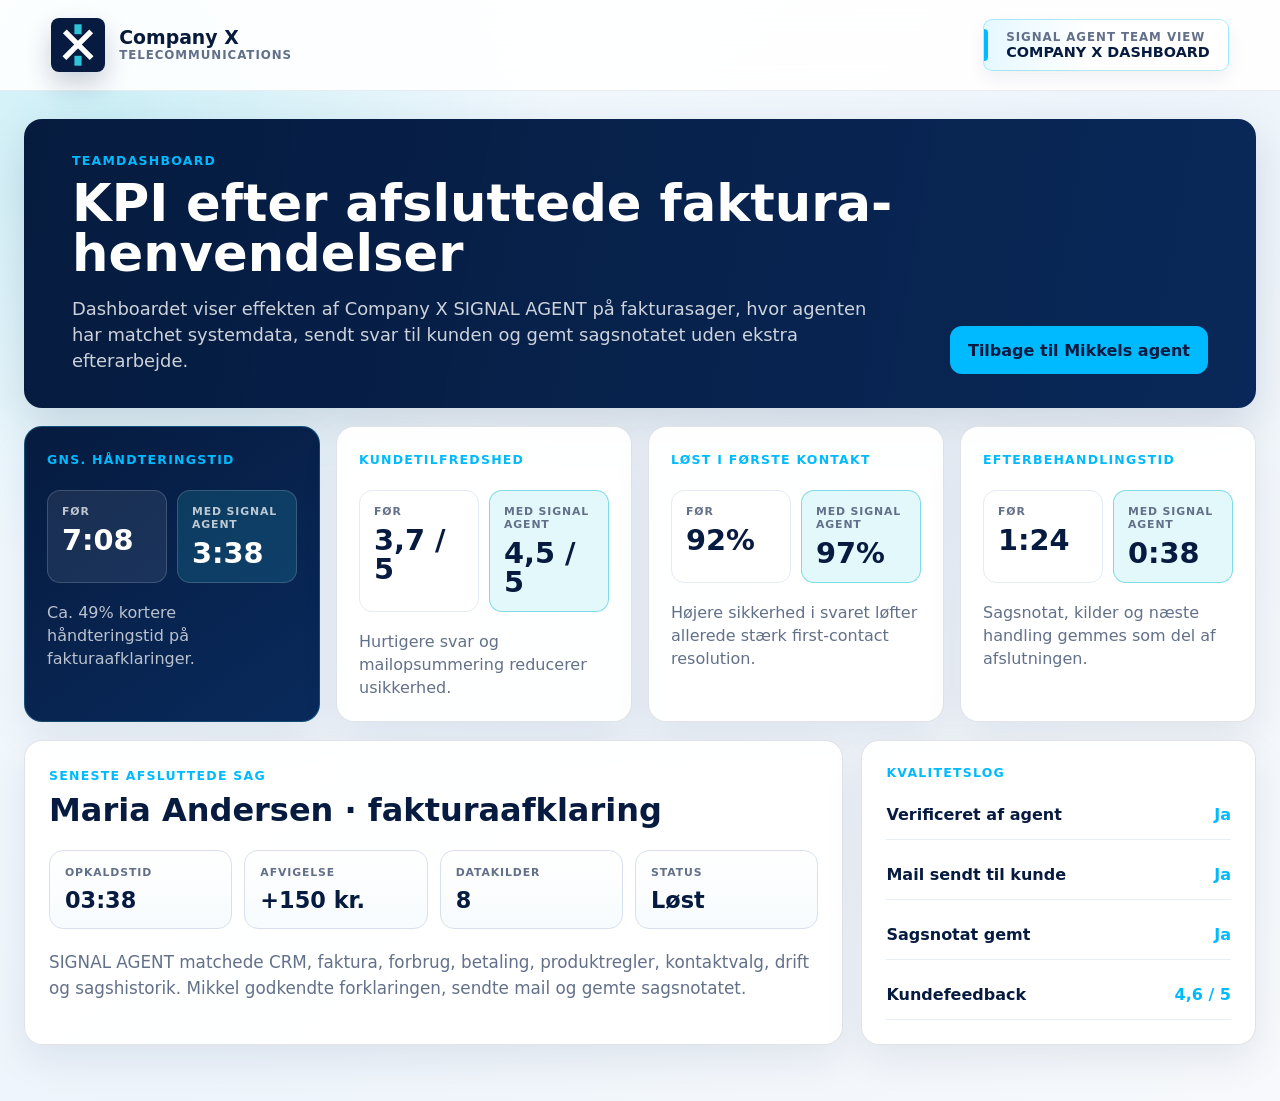
<file: dashboard/index.html>
<!doctype html>
<html lang="da">
  <head>
    <meta charset="utf-8" />
    <meta name="viewport" content="width=device-width, initial-scale=1" />
    <title>Company X SIGNAL AGENT - Teamdashboard</title>
    <link rel="stylesheet" href="../agent-assist.css" />
    <link rel="stylesheet" href="../dashboard.css" />
  </head>
  <body class="dashboard-page">
    <header class="agent-header">
      <a class="brand" href="../index.html" aria-label="Company X forside">
        <img class="brand-logo" src="../assets/companyx-logo.svg" alt="" aria-hidden="true" />
        <span class="brand-text">
          <strong>Company X</strong>
          <span>Telecommunications</span>
        </span>
      </a>

      <div class="agent-product">
        <span>SIGNAL AGENT Team View</span>
        <strong>Company X Dashboard</strong>
      </div>

      <div class="agent-user">
        <span>Teamleder</span>
        <strong>Kundeservice · Faktura</strong>
      </div>
    </header>

    <main class="dashboard-shell">
      <section class="dashboard-hero">
        <div>
          <p>Teamdashboard</p>
          <h1>KPI efter afsluttede faktura-henvendelser</h1>
          <span>
            Dashboardet viser effekten af Company X SIGNAL AGENT på fakturasager, hvor
            agenten har matchet systemdata, sendt svar til kunden og gemt
            sagsnotatet uden ekstra efterarbejde.
          </span>
        </div>
        <a href="../AI/">Tilbage til Mikkels agent</a>
      </section>

      <section class="kpi-board" aria-label="Før og efter KPI'er">
        <article class="kpi-card primary">
          <span>Gns. håndteringstid</span>
          <div class="kpi-compare">
            <div>
              <small>Før</small>
              <strong>7:08</strong>
            </div>
            <div>
              <small>Med SIGNAL AGENT</small>
              <strong>3:38</strong>
            </div>
          </div>
          <p>Ca. 49% kortere håndteringstid på fakturaafklaringer.</p>
        </article>

        <article class="kpi-card">
          <span>Kundetilfredshed</span>
          <div class="kpi-compare">
            <div>
              <small>Før</small>
              <strong>3,7 / 5</strong>
            </div>
            <div>
              <small>Med SIGNAL AGENT</small>
              <strong>4,5 / 5</strong>
            </div>
          </div>
          <p>Hurtigere svar og mailopsummering reducerer usikkerhed.</p>
        </article>

        <article class="kpi-card">
          <span>Løst i første kontakt</span>
          <div class="kpi-compare">
            <div>
              <small>Før</small>
              <strong>92%</strong>
            </div>
            <div>
              <small>Med SIGNAL AGENT</small>
              <strong>97%</strong>
            </div>
          </div>
          <p>Højere sikkerhed i svaret løfter allerede stærk first-contact resolution.</p>
        </article>

        <article class="kpi-card">
          <span>Efterbehandlingstid</span>
          <div class="kpi-compare">
            <div>
              <small>Før</small>
              <strong>1:24</strong>
            </div>
            <div>
              <small>Med SIGNAL AGENT</small>
              <strong>0:38</strong>
            </div>
          </div>
          <p>Sagsnotat, kilder og næste handling gemmes som del af afslutningen.</p>
        </article>
      </section>

      <section class="dashboard-detail-grid">
        <article class="latest-case">
          <span>Seneste afsluttede sag</span>
          <h2>Maria Andersen · fakturaafklaring</h2>
          <div class="case-facts">
            <div>
              <small>Opkaldstid</small>
              <strong>03:38</strong>
            </div>
            <div>
              <small>Afvigelse</small>
              <strong>+150 kr.</strong>
            </div>
            <div>
              <small>Datakilder</small>
              <strong>8</strong>
            </div>
            <div>
              <small>Status</small>
              <strong>Løst</strong>
            </div>
          </div>
          <p>
            SIGNAL AGENT matchede CRM, faktura, forbrug, betaling, produktregler,
            kontaktvalg, drift og sagshistorik. Mikkel godkendte forklaringen,
            sendte mail og gemte sagsnotatet.
          </p>
        </article>

        <article class="quality-card">
          <span>Kvalitetslog</span>
          <div class="quality-row">
            <strong>Verificeret af agent</strong>
            <em>Ja</em>
          </div>
          <div class="quality-row">
            <strong>Mail sendt til kunde</strong>
            <em>Ja</em>
          </div>
          <div class="quality-row">
            <strong>Sagsnotat gemt</strong>
            <em>Ja</em>
          </div>
          <div class="quality-row">
            <strong>Kundefeedback</strong>
            <em>4,6 / 5</em>
          </div>
        </article>
      </section>
    </main>
  </body>
</html>
</file>
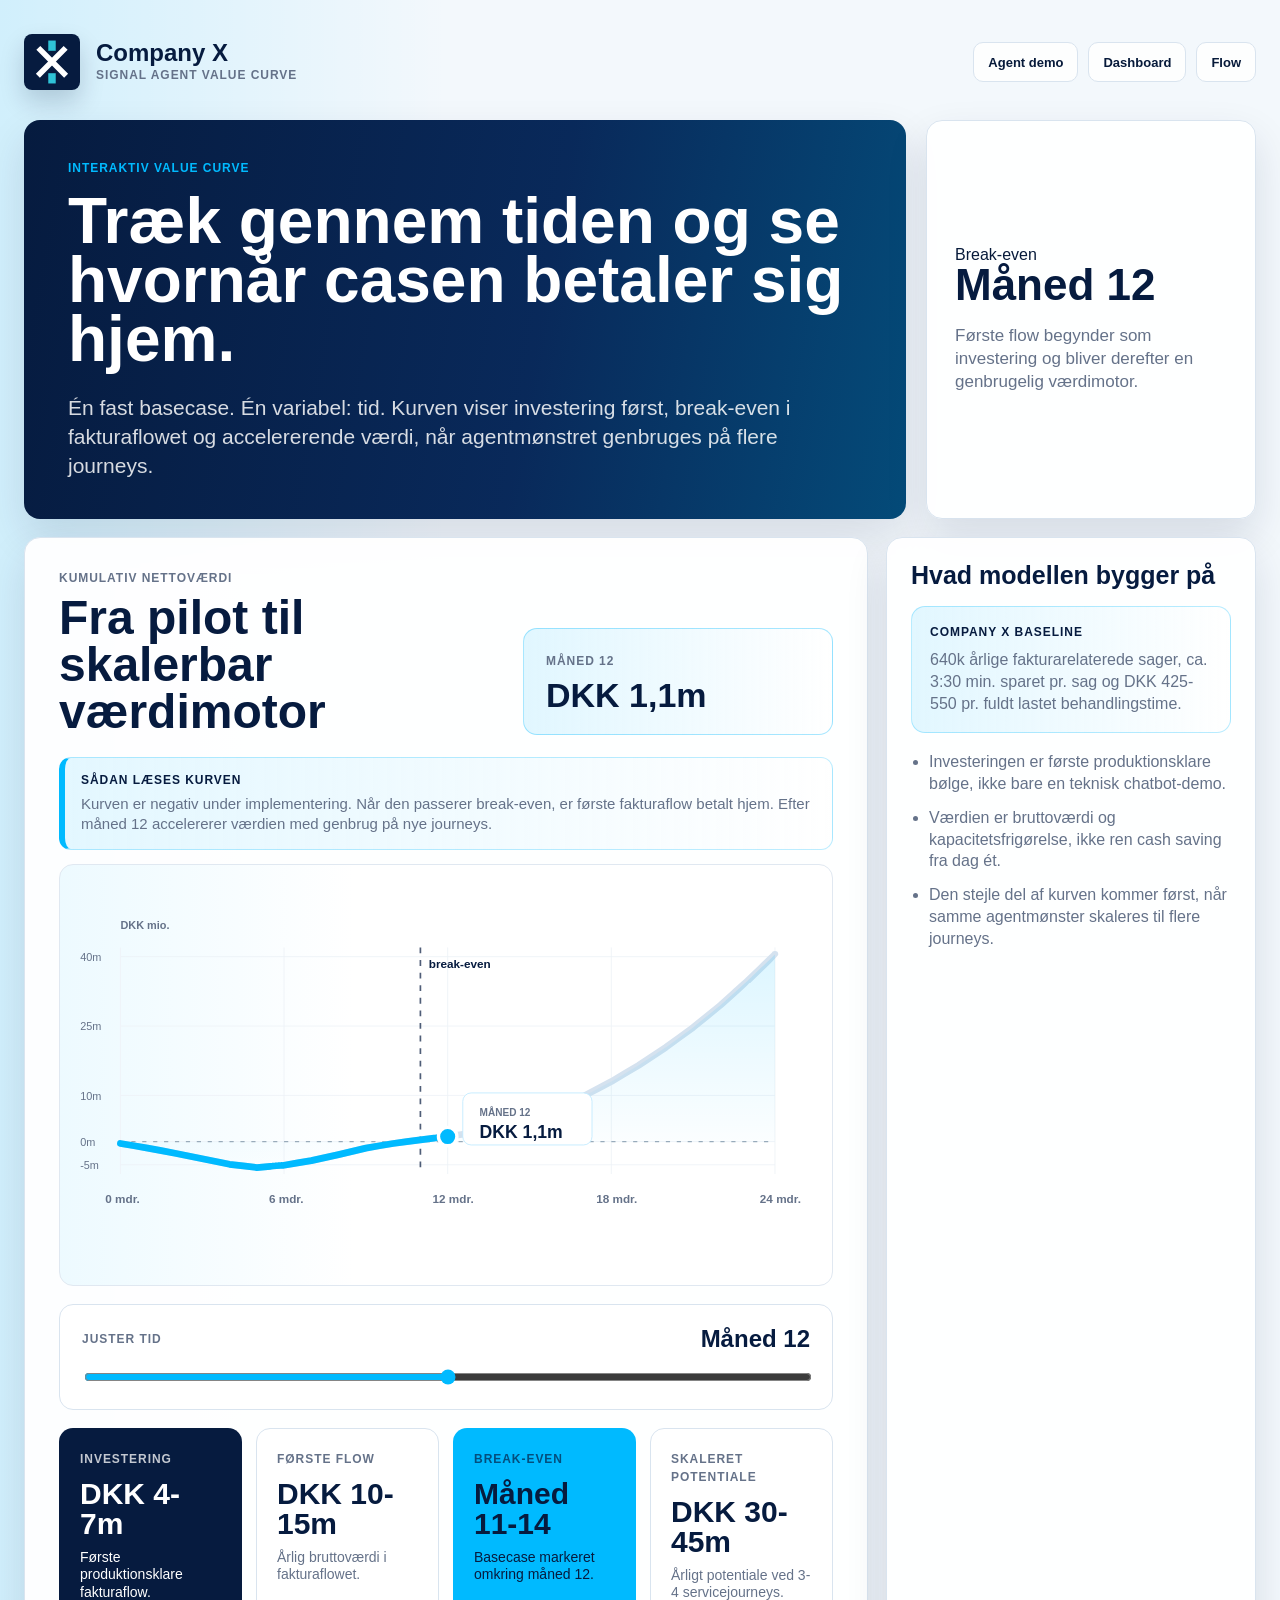
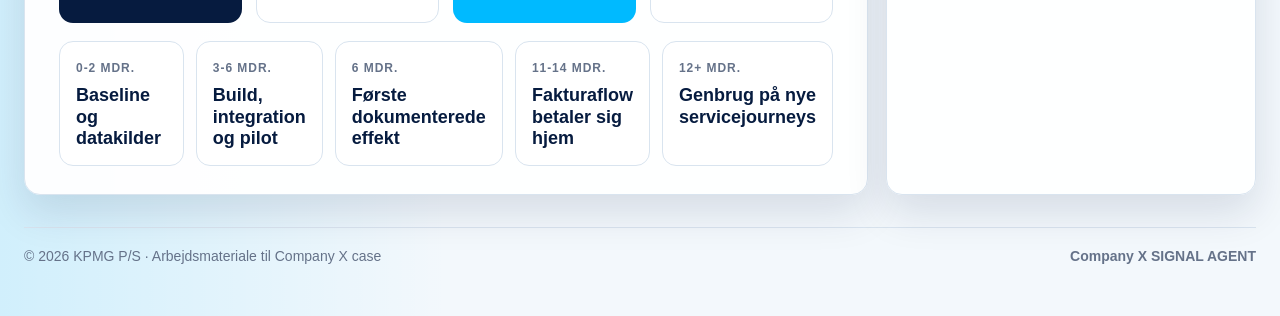
<file: value/index.html>
<!doctype html>
<html lang="da">
  <head>
    <meta charset="utf-8" />
    <meta name="viewport" content="width=device-width, initial-scale=1" />
    <title>Company X SIGNAL AGENT - Value curve</title>
    <style>
      :root {
        --navy: #061b3f;
        --navy-2: #092a5c;
        --cyan: #00baff;
        --cyan-soft: #d8f4ff;
        --ink: #071a3a;
        --muted: #657289;
        --line: #d9e4ef;
        --paper: #f3f8fc;
        --white: #ffffff;
        --shadow: 0 18px 42px rgba(6, 27, 63, 0.12);
      }

      * {
        box-sizing: border-box;
      }

      body {
        margin: 0;
        color: var(--ink);
        background:
          linear-gradient(90deg, rgba(0, 186, 255, 0.14), transparent 35%),
          var(--paper);
        font-family: Arial, Helvetica, sans-serif;
      }

      a {
        color: inherit;
      }

      .page {
        width: min(1480px, calc(100% - 48px));
        margin: 0 auto;
        padding: 26px 0 52px;
      }

      .topbar,
      .brand,
      .nav,
      .summary,
      .slider-head,
      .timeline {
        display: flex;
        align-items: center;
      }

      .topbar {
        justify-content: space-between;
        gap: 24px;
        min-height: 72px;
      }

      .brand {
        gap: 16px;
        text-decoration: none;
      }

      .logo {
        width: 56px;
        height: 56px;
        border-radius: 8px;
        box-shadow: 0 12px 25px rgba(6, 27, 63, 0.18);
      }

      .brand strong {
        display: block;
        color: var(--navy);
        font-size: 24px;
        line-height: 1;
      }

      .brand span,
      .eyebrow,
      .metric span,
      .slider-head span,
      .stage span,
      .note strong {
        color: var(--muted);
        font-size: 12px;
        font-weight: 900;
        letter-spacing: 0.08em;
        text-transform: uppercase;
      }

      .nav {
        gap: 10px;
      }

      .nav a {
        display: inline-flex;
        align-items: center;
        min-height: 40px;
        padding: 0 14px;
        border: 1px solid var(--line);
        border-radius: 10px;
        background: rgba(255, 255, 255, 0.84);
        font-size: 13px;
        font-weight: 900;
        text-decoration: none;
      }

      .hero {
        display: grid;
        grid-template-columns: minmax(0, 1fr) 330px;
        gap: 20px;
        align-items: stretch;
        margin-top: 22px;
      }

      .hero-main {
        min-height: 250px;
        padding: 38px 44px;
        border-radius: 16px;
        color: var(--white);
        background:
          linear-gradient(100deg, rgba(6, 27, 63, 0.99), rgba(9, 42, 92, 0.94) 58%, rgba(0, 186, 255, 0.3)),
          var(--navy);
        box-shadow: var(--shadow);
      }

      .hero-main .eyebrow {
        color: var(--cyan);
      }

      h1 {
        max-width: 920px;
        margin: 16px 0 0;
        font-family: "Arial Narrow", Arial, sans-serif;
        font-size: clamp(3.4rem, 5vw, 5.3rem);
        line-height: 0.92;
        letter-spacing: 0;
      }

      .hero-main p {
        max-width: 870px;
        margin: 24px 0 0;
        color: rgba(255, 255, 255, 0.84);
        font-size: 21px;
        line-height: 1.4;
      }

      .payback-tile {
        display: grid;
        align-content: center;
        gap: 18px;
        padding: 28px;
        border: 1px solid var(--line);
        border-radius: 16px;
        background: rgba(255, 255, 255, 0.95);
        box-shadow: var(--shadow);
      }

      .payback-tile strong {
        display: block;
        color: var(--navy);
        font-size: 44px;
        line-height: 0.95;
      }

      .payback-tile p {
        margin: 0;
        color: var(--muted);
        font-size: 17px;
        line-height: 1.36;
      }

      .workspace {
        display: grid;
        grid-template-columns: minmax(0, 1fr) 370px;
        gap: 18px;
        margin-top: 18px;
      }

      .panel {
        border: 1px solid var(--line);
        border-radius: 16px;
        background: rgba(255, 255, 255, 0.96);
        box-shadow: var(--shadow);
      }

      .value-panel {
        padding: 30px 34px 28px;
      }

      .panel-head {
        display: grid;
        grid-template-columns: minmax(0, 1fr) 310px;
        gap: 20px;
        align-items: end;
        margin-bottom: 22px;
      }

      h2 {
        max-width: 820px;
        margin: 8px 0 0;
        color: var(--navy);
        font-family: "Arial Narrow", Arial, sans-serif;
        font-size: 48px;
        line-height: 0.98;
      }

      .live-value {
        padding: 22px;
        border: 1px solid rgba(0, 186, 255, 0.34);
        border-radius: 14px;
        background: linear-gradient(90deg, rgba(216, 244, 255, 0.78), rgba(255, 255, 255, 0.92));
      }

      .live-value span {
        color: var(--muted);
        font-size: 12px;
        font-weight: 900;
        letter-spacing: 0.08em;
        text-transform: uppercase;
      }

      .live-value strong {
        display: block;
        margin-top: 9px;
        color: var(--navy);
        font-size: 34px;
        line-height: 1;
      }

      .chart {
        position: relative;
        min-height: 420px;
        overflow: hidden;
        border: 1px solid #e0e8f1;
        border-radius: 14px;
        background:
          linear-gradient(90deg, rgba(216, 244, 255, 0.46), transparent 38%),
          #ffffff;
      }

      svg {
        display: block;
        width: 100%;
        height: 420px;
      }

      .chart-caption {
        display: grid;
        gap: 6px;
        margin: 0 0 14px;
        padding: 14px 16px;
        border: 1px solid rgba(0, 186, 255, 0.26);
        border-left: 6px solid var(--cyan);
        border-radius: 12px;
        background: linear-gradient(90deg, rgba(216, 244, 255, 0.72), rgba(255, 255, 255, 0.94));
        color: var(--muted);
        font-size: 15px;
        line-height: 1.35;
      }

      .chart-caption strong {
        color: var(--navy);
        font-size: 12px;
        font-weight: 900;
        letter-spacing: 0.08em;
        text-transform: uppercase;
      }

      .slider-panel {
        margin-top: 18px;
        padding: 20px 22px;
        border: 1px solid var(--line);
        border-radius: 14px;
        background: #ffffff;
      }

      .slider-head {
        justify-content: space-between;
        gap: 20px;
        margin-bottom: 14px;
      }

      .slider-head output {
        color: var(--navy);
        font-size: 24px;
        font-weight: 900;
      }

      input[type="range"] {
        width: 100%;
        accent-color: var(--cyan);
      }

      .metrics {
        display: grid;
        grid-template-columns: repeat(4, minmax(0, 1fr));
        gap: 14px;
        margin-top: 18px;
      }

      .metric {
        min-height: 128px;
        padding: 20px;
        border: 1px solid var(--line);
        border-radius: 14px;
        background: #ffffff;
      }

      .metric.primary {
        color: var(--white);
        border-color: transparent;
        background: var(--navy);
      }

      .metric.accent {
        border-color: transparent;
        background: var(--cyan);
      }

      .metric.primary span,
      .metric.accent span {
        color: rgba(255, 255, 255, 0.76);
      }

      .metric.accent span {
        color: rgba(6, 27, 63, 0.68);
      }

      .metric strong {
        display: block;
        margin-top: 12px;
        color: var(--navy);
        font-size: 30px;
        line-height: 1;
      }

      .metric.primary strong,
      .metric.primary p {
        color: var(--white);
      }

      .metric.accent strong,
      .metric.accent p {
        color: var(--navy);
      }

      .metric p {
        margin: 10px 0 0;
        color: var(--muted);
        font-size: 14px;
        line-height: 1.28;
      }

      .side {
        padding: 24px;
      }

      .side h3 {
        margin: 0;
        color: var(--navy);
        font-size: 25px;
        line-height: 1.05;
      }

      .note {
        margin-top: 18px;
        padding: 18px;
        border: 1px solid rgba(0, 186, 255, 0.28);
        border-radius: 14px;
        background: linear-gradient(90deg, rgba(216, 244, 255, 0.76), rgba(255, 255, 255, 0.9));
      }

      .note strong {
        display: block;
        margin-bottom: 10px;
        color: var(--navy);
      }

      .note p,
      .side li {
        color: var(--muted);
        font-size: 16px;
        line-height: 1.36;
      }

      .note p {
        margin: 0;
      }

      .side ul {
        display: grid;
        gap: 12px;
        margin: 18px 0 0;
        padding: 0 0 0 18px;
      }

      .timeline {
        align-items: stretch;
        gap: 12px;
        margin-top: 18px;
      }

      .stage {
        flex: 1;
        min-height: 102px;
        padding: 16px;
        border: 1px solid var(--line);
        border-radius: 14px;
        background: #ffffff;
      }

      .stage strong {
        display: block;
        margin-top: 9px;
        color: var(--navy);
        font-size: 18px;
        line-height: 1.18;
      }

      footer {
        display: flex;
        justify-content: space-between;
        gap: 20px;
        margin-top: 32px;
        padding-top: 20px;
        color: var(--muted);
        border-top: 1px solid var(--line);
        font-size: 14px;
      }

      @media (max-width: 1120px) {
        .hero,
        .workspace,
        .panel-head {
          grid-template-columns: 1fr;
        }

        .metrics,
        .timeline {
          display: grid;
          grid-template-columns: repeat(2, minmax(0, 1fr));
        }
      }

      @media (max-width: 680px) {
        .page {
          width: min(100% - 24px, 640px);
          padding-top: 16px;
        }

        .topbar,
        .nav,
        footer {
          align-items: flex-start;
          display: grid;
        }

        .hero-main,
        .value-panel {
          padding: 28px 22px;
        }

        h1 {
          font-size: 3.05rem;
        }

        h2 {
          font-size: 2.8rem;
        }

        .metrics,
        .timeline {
          grid-template-columns: 1fr;
        }
      }
    </style>
  </head>
  <body>
    <main class="page">
      <header class="topbar">
        <a class="brand" href="../case/" aria-label="Til case overview">
          <img class="logo" src="../assets/companyx-logo.svg" alt="" aria-hidden="true" />
          <div>
            <strong>Company X</strong>
            <span>SIGNAL AGENT value curve</span>
          </div>
        </a>
        <nav class="nav" aria-label="Demo navigation">
          <a href="../AI/">Agent demo</a>
          <a href="../dashboard/">Dashboard</a>
          <a href="../architecture/">Flow</a>
        </nav>
      </header>

      <section class="hero">
        <div class="hero-main">
          <span class="eyebrow">Interaktiv value curve</span>
          <h1>Træk gennem tiden og se hvornår casen betaler sig hjem.</h1>
          <p>
            Én fast basecase. Én variabel: tid. Kurven viser investering først, break-even i
            fakturaflowet og accelererende værdi, når agentmønstret genbruges på flere journeys.
          </p>
        </div>
        <aside class="payback-tile">
          <div>
            <span>Break-even</span>
            <strong>Måned 12</strong>
          </div>
          <p>Første flow begynder som investering og bliver derefter en genbrugelig værdimotor.</p>
        </aside>
      </section>

      <section class="workspace" aria-label="Value curve model">
        <div class="panel value-panel">
          <div class="panel-head">
            <div>
              <span class="eyebrow">Kumulativ nettoværdi</span>
              <h2>Fra pilot til skalerbar værdimotor</h2>
            </div>
            <div class="live-value">
              <span id="monthLabel">Måned 12</span>
              <strong id="currentValue">DKK 0,6m</strong>
            </div>
          </div>

          <p class="chart-caption">
            <strong>Sådan læses kurven</strong>
            <span>
              Kurven er negativ under implementering. Når den passerer break-even, er første
              fakturaflow betalt hjem. Efter måned 12 accelererer værdien med genbrug på nye journeys.
            </span>
          </p>
          <div class="chart" aria-label="Kumulativ værdikurve">
            <svg id="curve" viewBox="0 0 920 420" role="img" aria-label="Kumulativ nettoværdi over 24 måneder"></svg>
          </div>

          <div class="slider-panel">
            <div class="slider-head">
              <span>Juster tid</span>
              <output id="monthOutput" for="monthRange">Måned 12</output>
            </div>
            <input id="monthRange" type="range" min="0" max="24" step="1" value="12" />
          </div>

          <div class="metrics" aria-label="Nøgletal">
            <div class="metric primary">
              <span>Investering</span>
              <strong>DKK 4-7m</strong>
              <p>Første produktionsklare fakturaflow.</p>
            </div>
            <div class="metric">
              <span>Første flow</span>
              <strong>DKK 10-15m</strong>
              <p>Årlig bruttoværdi i fakturaflowet.</p>
            </div>
            <div class="metric accent">
              <span>Break-even</span>
              <strong>Måned 11-14</strong>
              <p>Basecase markeret omkring måned 12.</p>
            </div>
            <div class="metric">
              <span>Skaleret potentiale</span>
              <strong>DKK 30-45m</strong>
              <p>Årligt potentiale ved 3-4 servicejourneys.</p>
            </div>
          </div>

          <div class="timeline" aria-label="Programtrin">
            <div class="stage"><span>0-2 mdr.</span><strong>Baseline og datakilder</strong></div>
            <div class="stage"><span>3-6 mdr.</span><strong>Build, integration og pilot</strong></div>
            <div class="stage"><span>6 mdr.</span><strong>Første dokumenterede effekt</strong></div>
            <div class="stage"><span>11-14 mdr.</span><strong>Fakturaflow betaler sig hjem</strong></div>
            <div class="stage"><span>12+ mdr.</span><strong>Genbrug på nye servicejourneys</strong></div>
          </div>
        </div>

        <aside class="panel side" aria-label="Antagelser">
          <h3>Hvad modellen bygger på</h3>
          <div class="note">
            <strong>Company X baseline</strong>
            <p>
              640k årlige fakturarelaterede sager, ca. 3:30 min. sparet pr. sag og DKK 425-550
              pr. fuldt lastet behandlingstime.
            </p>
          </div>
          <ul>
            <li>Investeringen er første produktionsklare bølge, ikke bare en teknisk chatbot-demo.</li>
            <li>Værdien er bruttoværdi og kapacitetsfrigørelse, ikke ren cash saving fra dag ét.</li>
            <li>Den stejle del af kurven kommer først, når samme agentmønster skaleres til flere journeys.</li>
          </ul>
        </aside>
      </section>

      <footer>
        <span>© 2026 KPMG P/S · Arbejdsmateriale til Company X case</span>
        <strong>Company X SIGNAL AGENT</strong>
      </footer>
    </main>

    <script>
      const svg = document.getElementById("curve");
      const range = document.getElementById("monthRange");
      const monthOutput = document.getElementById("monthOutput");
      const monthLabel = document.getElementById("monthLabel");
      const currentValue = document.getElementById("currentValue");

      const values = [
        -0.4, -1.4, -2.5, -3.7, -4.9, -5.6,
        -5.1, -4.1, -2.8, -1.4, -0.4, 0.4,
        1.1, 2.0, 3.3, 5.0, 7.2, 9.9,
        13.0, 16.5, 20.4, 24.7, 29.5, 34.8, 40.5,
      ];

      const chart = { left: 72, top: 58, width: 780, height: 270 };
      const min = -7;
      const max = 42;
      const breakEvenMonth = 11;

      function x(month) {
        return chart.left + (month / 24) * chart.width;
      }

      function y(value) {
        return chart.top + ((max - value) / (max - min)) * chart.height;
      }

      function dkk(value) {
        const rounded = Math.abs(value) < 0.05 ? 0 : value;
        return `DKK ${rounded.toLocaleString("da-DK", { maximumFractionDigits: 1 })}m`;
      }

      function smoothPath(points) {
        return points
          .map((point, index) => {
            if (index === 0) return `M ${point.x} ${point.y}`;
            const prev = points[index - 1];
            const cx = (prev.x + point.x) / 2;
            return `Q ${prev.x} ${prev.y} ${cx} ${(prev.y + point.y) / 2} T ${point.x} ${point.y}`;
          })
          .join(" ");
      }

      function draw(month) {
        const points = values.map((value, index) => ({ x: x(index), y: y(value), value, month: index }));
        const active = points[month];
        const activePath = smoothPath(points.slice(0, month + 1));
        const fullPath = smoothPath(points);
        const breakX = x(breakEvenMonth);
        const zeroY = y(0);

        let grid = "";
        [0, 6, 12, 18, 24].forEach((m) => {
          grid += `<line x1="${x(m)}" y1="${chart.top}" x2="${x(m)}" y2="${chart.top + chart.height}" stroke="#edf2f7" stroke-width="1" />`;
          grid += `<text x="${x(m) - 18}" y="${chart.top + chart.height + 34}" fill="#657289" font-size="14" font-weight="700" font-family="Arial">${m} mdr.</text>`;
        });
        [-5, 0, 10, 25, 40].forEach((v) => {
          grid += `<line x1="${chart.left}" y1="${y(v)}" x2="${chart.left + chart.width}" y2="${y(v)}" stroke="#edf2f7" stroke-width="1" />`;
          grid += `<text x="24" y="${y(v) + 5}" fill="#657289" font-size="13" font-family="Arial">${v}m</text>`;
        });

        svg.innerHTML = `
          <defs>
            <linearGradient id="area" x1="0%" x2="0%" y1="0%" y2="100%">
              <stop offset="0%" stop-color="#00baff" stop-opacity="0.18" />
              <stop offset="100%" stop-color="#00baff" stop-opacity="0" />
            </linearGradient>
          </defs>
          ${grid}
          <text x="${chart.left}" y="36" fill="#657289" font-size="13" font-weight="700" font-family="Arial">DKK mio.</text>
          <line x1="${chart.left}" y1="${zeroY}" x2="${chart.left + chart.width}" y2="${zeroY}" stroke="#9aabba" stroke-width="1.4" stroke-dasharray="5 8" />
          <line x1="${breakX}" y1="${chart.top}" x2="${breakX}" y2="${chart.top + chart.height}" stroke="#061b3f" stroke-width="2" stroke-dasharray="7 8" opacity="0.7" />
          <text x="${breakX + 10}" y="${chart.top + 24}" fill="#061b3f" font-size="14" font-weight="900" font-family="Arial">break-even</text>
          <path d="${fullPath}" fill="none" stroke="#d5e2ef" stroke-width="8" stroke-linecap="round" stroke-linejoin="round" />
          <path d="${fullPath} L ${x(24)} ${zeroY} L ${chart.left} ${zeroY} Z" fill="url(#area)" opacity="0.75" />
          <path d="${activePath}" fill="none" stroke="#00baff" stroke-width="8" stroke-linecap="round" stroke-linejoin="round" />
          <circle cx="${active.x}" cy="${active.y}" r="11" fill="#00baff" stroke="#ffffff" stroke-width="4" />
          <rect x="${Math.min(active.x + 18, 700)}" y="${Math.max(active.y - 52, 64)}" width="154" height="62" rx="10" fill="#ffffff" stroke="#bfeaff" />
          <text x="${Math.min(active.x + 38, 720)}" y="${Math.max(active.y - 25, 91)}" fill="#657289" font-size="12" font-weight="900" font-family="Arial">MÅNED ${month}</text>
          <text x="${Math.min(active.x + 38, 720)}" y="${Math.max(active.y + 2, 118)}" fill="#061b3f" font-size="21" font-weight="900" font-family="Arial">${dkk(active.value)}</text>
        `;

        monthOutput.textContent = `Måned ${month}`;
        monthLabel.textContent = `Måned ${month}`;
        currentValue.textContent = dkk(active.value);
      }

      range.addEventListener("input", () => draw(Number(range.value)));
      draw(Number(range.value));
    </script>
  </body>
</html>
</file>
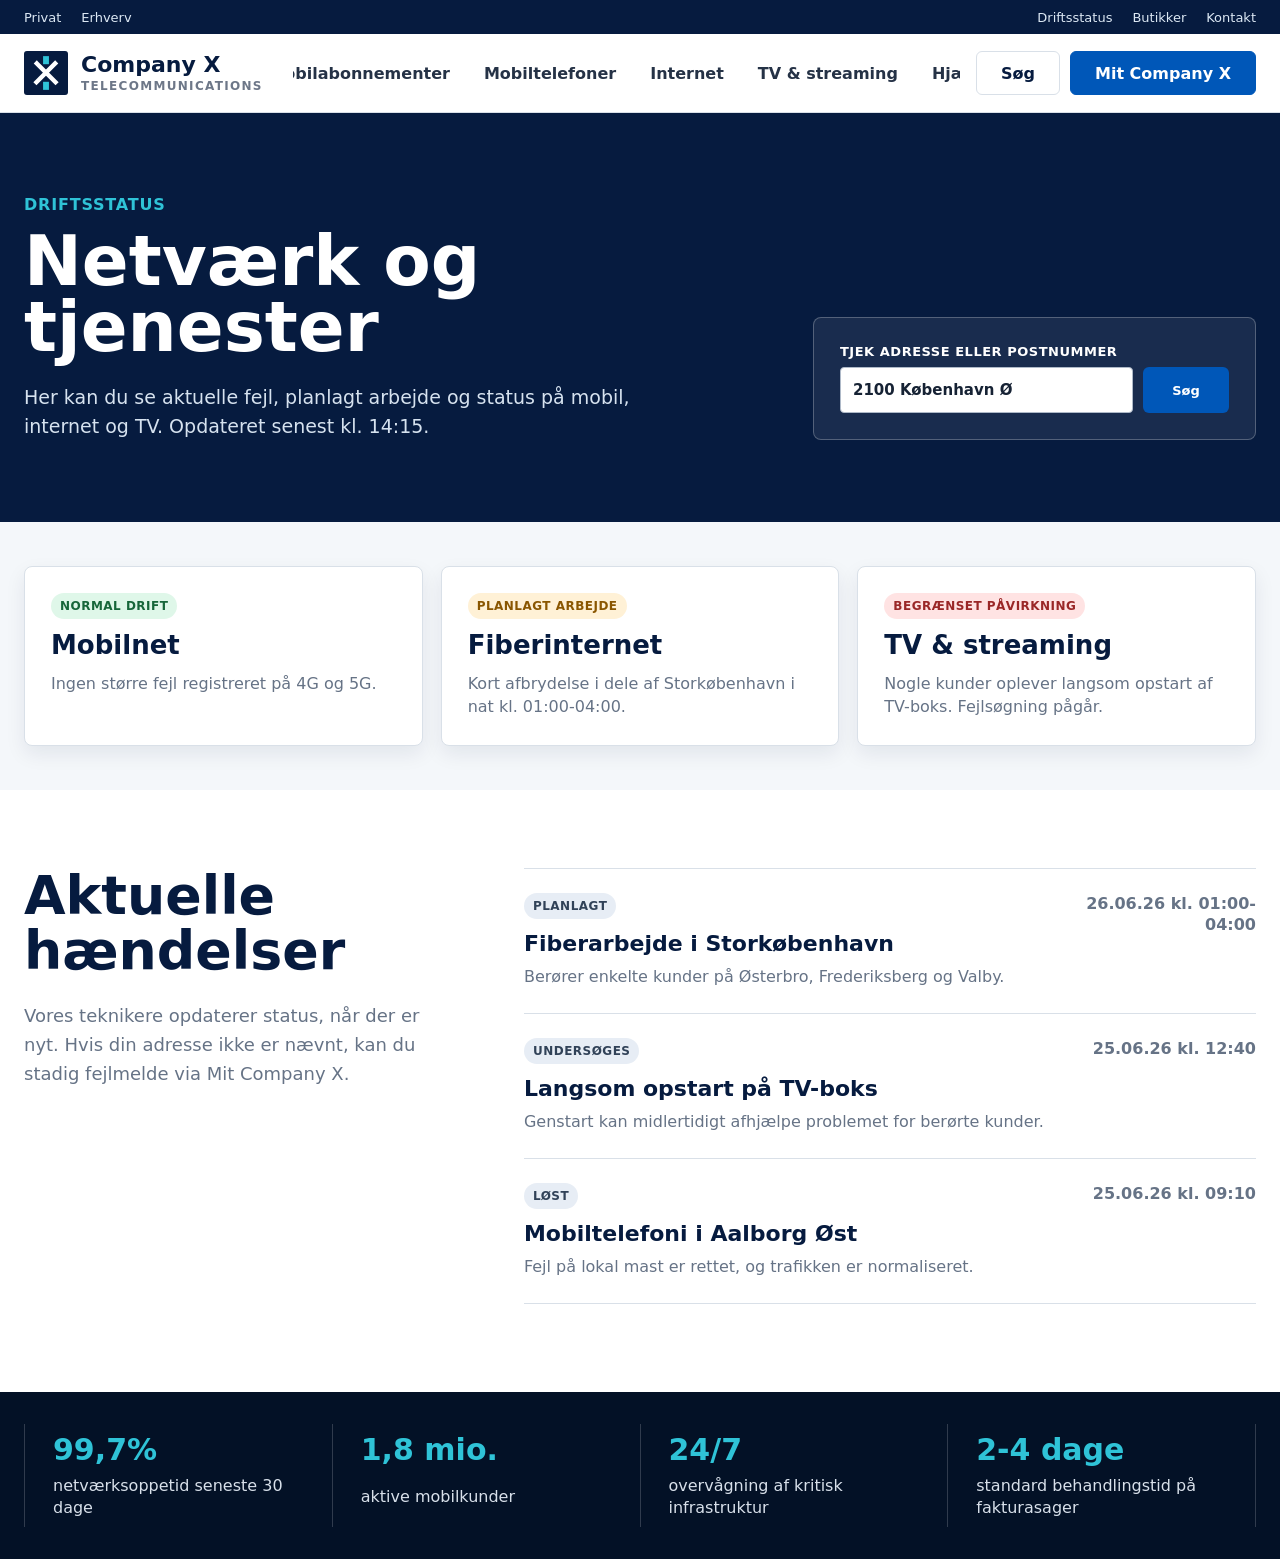
<file: status.html>
<!doctype html>
<html lang="da">
  <head>
    <meta charset="utf-8" />
    <meta name="viewport" content="width=device-width, initial-scale=1" />
    <title>Driftsstatus - Company X</title>
    <link rel="stylesheet" href="styles.css" />
  </head>
  <body>
    <header class="site-header">
      <div class="topbar">
        <div class="container topbar-inner">
          <nav aria-label="Kundesegment">
            <a href="index.html">Privat</a>
            <a href="#">Erhverv</a>
          </nav>
          <nav aria-label="Sekundære links">
            <a href="status.html">Driftsstatus</a>
            <a href="#">Butikker</a>
            <a href="#">Kontakt</a>
          </nav>
        </div>
      </div>

      <div class="container nav-shell">
        <a class="brand" href="index.html" aria-label="Company X forside">
          <img class="brand-logo" src="assets/companyx-logo.svg" alt="" aria-hidden="true" />
          <span class="brand-text">
            <strong>Company X</strong>
            <span>Telecommunications</span>
          </span>
        </a>

        <nav class="main-nav" aria-label="Primær navigation">
          <a href="#">Mobilabonnementer</a>
          <a href="#">Mobiltelefoner</a>
          <a href="#">Internet</a>
          <a href="#">TV & streaming</a>
          <a href="#">Hjælp</a>
        </nav>

        <div class="nav-actions">
          <button class="search-button" type="button">Søg</button>
          <a class="account-button" href="#">Mit Company X</a>
          <button class="menu-button" type="button" aria-label="Åbn menu">
            <span></span>
            <span></span>
            <span></span>
          </button>
        </div>
      </div>
    </header>

    <main>
      <section class="status-hero">
        <div class="container status-hero-grid">
          <div>
            <p class="brand-line">Driftsstatus</p>
            <h1>Netværk og tjenester</h1>
            <p>
              Her kan du se aktuelle fejl, planlagt arbejde og status på mobil,
              internet og TV. Opdateret senest kl. 14:15.
            </p>
          </div>
          <form class="status-search" aria-label="Søg driftsstatus">
            <label>
              Tjek adresse eller postnummer
              <div>
                <input type="text" value="2100 København Ø" />
                <button type="button">Søg</button>
              </div>
            </label>
          </form>
        </div>
      </section>

      <section class="status-summary">
        <div class="container status-card-grid">
          <article class="status-card ok">
            <span>Normal drift</span>
            <strong>Mobilnet</strong>
            <p>Ingen større fejl registreret på 4G og 5G.</p>
          </article>
          <article class="status-card notice-card">
            <span>Planlagt arbejde</span>
            <strong>Fiberinternet</strong>
            <p>Kort afbrydelse i dele af Storkøbenhavn i nat kl. 01:00-04:00.</p>
          </article>
          <article class="status-card warning-card">
            <span>Begrænset påvirkning</span>
            <strong>TV & streaming</strong>
            <p>Nogle kunder oplever langsom opstart af TV-boks. Fejlsøgning pågår.</p>
          </article>
        </div>
      </section>

      <section class="incident-section">
        <div class="container incident-layout">
          <div>
            <h2>Aktuelle hændelser</h2>
            <p>
              Vores teknikere opdaterer status, når der er nyt. Hvis din adresse ikke
              er nævnt, kan du stadig fejlmelde via Mit Company X.
            </p>
          </div>

          <div class="incident-list">
            <article>
              <div>
                <span class="incident-type">Planlagt</span>
                <h3>Fiberarbejde i Storkøbenhavn</h3>
                <p>Berører enkelte kunder på Østerbro, Frederiksberg og Valby.</p>
              </div>
              <time datetime="2026-06-26T01:00">26.06.26 kl. 01:00-04:00</time>
            </article>
            <article>
              <div>
                <span class="incident-type">Undersøges</span>
                <h3>Langsom opstart på TV-boks</h3>
                <p>Genstart kan midlertidigt afhjælpe problemet for berørte kunder.</p>
              </div>
              <time datetime="2026-06-25T12:40">25.06.26 kl. 12:40</time>
            </article>
            <article>
              <div>
                <span class="incident-type">Løst</span>
                <h3>Mobiltelefoni i Aalborg Øst</h3>
                <p>Fejl på lokal mast er rettet, og trafikken er normaliseret.</p>
              </div>
              <time datetime="2026-06-25T09:10">25.06.26 kl. 09:10</time>
            </article>
          </div>
        </div>
      </section>
    </main>

    <footer class="site-footer">
      <div class="container footer-grid">
        <div>
          <strong>99,7%</strong>
          <span>netværksoppetid seneste 30 dage</span>
        </div>
        <div>
          <strong>1,8 mio.</strong>
          <span>aktive mobilkunder</span>
        </div>
        <div>
          <strong>24/7</strong>
          <span>overvågning af kritisk infrastruktur</span>
        </div>
        <div>
          <strong>2-4 dage</strong>
          <span>standard behandlingstid på fakturasager</span>
        </div>
      </div>
    </footer>
  </body>
</html>
</file>
<file: styles.css>
:root {
  --navy: #061b3f;
  --navy-2: #092a5c;
  --blue: #0057b8;
  --cyan: #2fc3d7;
  --cyan-soft: #d8f5f8;
  --ink: #162234;
  --muted: #667386;
  --line: #d9e0e8;
  --paper: #ffffff;
  --surface: #f4f7fa;
  --surface-blue: #e9f1f8;
  --radius: 8px;
  --shadow-card: 0 16px 36px rgba(6, 27, 63, 0.12);
  --shadow-soft: 0 8px 20px rgba(6, 27, 63, 0.08);
}

* {
  box-sizing: border-box;
}

html {
  color: var(--ink);
  background: var(--paper);
  font-family:
    Inter, ui-sans-serif, system-ui, -apple-system, BlinkMacSystemFont, "Segoe UI",
    sans-serif;
}

body {
  margin: 0;
}

a {
  color: inherit;
  text-decoration: none;
}

button,
input,
select,
textarea {
  font: inherit;
}

.container {
  width: min(1260px, calc(100% - 48px));
  margin: 0 auto;
}

.site-header {
  background: var(--paper);
  border-bottom: 1px solid var(--line);
}

.topbar {
  background: var(--navy);
  color: #dce8f4;
  font-size: 13px;
}

.topbar-inner,
.topbar nav {
  display: flex;
  align-items: center;
}

.topbar-inner {
  justify-content: space-between;
  min-height: 34px;
  gap: 24px;
}

.topbar nav {
  gap: 20px;
}

.nav-shell {
  display: grid;
  grid-template-columns: auto 1fr auto;
  align-items: stretch;
  min-height: 78px;
}

.brand {
  display: inline-flex;
  align-items: center;
  gap: 13px;
  padding-right: 30px;
}

.brand-logo {
  display: block;
  width: 44px;
  height: 44px;
  flex: 0 0 auto;
}

.brand-symbol {
  position: relative;
  display: block;
  width: 44px;
  height: 44px;
  background: var(--navy);
}

.brand-symbol::before,
.brand-symbol::after {
  content: "";
  position: absolute;
  left: 8px;
  top: 20px;
  width: 28px;
  height: 4px;
  background: #ffffff;
  transform-origin: center;
}

.brand-symbol::before {
  transform: rotate(45deg);
}

.brand-symbol::after {
  transform: rotate(-45deg);
}

.brand-symbol span {
  position: absolute;
  left: 19px;
  top: 8px;
  width: 6px;
  height: 6px;
  background: var(--cyan);
  box-shadow: 0 22px 0 var(--cyan);
}

.brand-text {
  display: grid;
  gap: 3px;
}

.brand-text strong {
  color: var(--navy);
  font-size: 22px;
  line-height: 1;
}

.brand-text span {
  color: #6d7788;
  font-size: 12px;
  font-weight: 800;
  letter-spacing: 0.11em;
  text-transform: uppercase;
}

.main-nav {
  display: flex;
  align-items: stretch;
  justify-content: center;
  overflow-x: auto;
}

.main-nav a {
  display: grid;
  align-items: center;
  min-width: max-content;
  padding: 0 17px;
  color: #253246;
  font-weight: 750;
}

.main-nav a:hover {
  background: var(--surface);
}

.nav-actions {
  display: flex;
  align-items: center;
  gap: 10px;
  padding-left: 16px;
}

.search-button,
.account-button,
.menu-button {
  min-height: 44px;
  border: 1px solid var(--line);
  border-radius: 6px;
  background: #ffffff;
  color: var(--navy);
  font-weight: 850;
}

.search-button {
  padding: 0 24px;
  cursor: pointer;
}

.account-button {
  display: grid;
  align-items: center;
  padding: 0 24px;
  border-color: var(--blue);
  background: var(--blue);
  color: #ffffff;
}

.menu-button {
  display: none;
  width: 56px;
  flex-direction: column;
  align-items: center;
  justify-content: center;
  gap: 5px;
  cursor: pointer;
}

.menu-button span {
  display: block;
  width: 22px;
  height: 2px;
  background: var(--ink);
}

.campaign-strip {
  background: var(--cyan-soft);
  border-bottom: 1px solid #b8e4eb;
}

.campaign-inner {
  display: flex;
  align-items: center;
  gap: 16px;
  min-height: 48px;
  color: #173047;
}

.campaign-inner strong {
  color: var(--navy);
}

.campaign-inner a {
  margin-left: auto;
  color: var(--blue);
  font-weight: 850;
  white-space: nowrap;
}

.campaign-inner a::after,
.section-heading a::after,
.service-links a::after,
.bill-actions a::after,
.entry-arrow::after {
  content: "";
}

.hero {
  position: relative;
  min-height: 560px;
  overflow: hidden;
  background: var(--navy);
  color: #ffffff;
}

.hero-image {
  position: absolute;
  inset: 0;
  width: 100%;
  height: 100%;
  object-fit: cover;
}

.hero-overlay {
  position: absolute;
  inset: 0;
  background:
    linear-gradient(90deg, rgba(4, 16, 38, 0.96) 0%, rgba(4, 16, 38, 0.84) 38%, rgba(4, 16, 38, 0.2) 73%),
    linear-gradient(0deg, rgba(6, 27, 63, 0.25), rgba(6, 27, 63, 0.02));
}

.hero-grid {
  position: relative;
  display: grid;
  grid-template-columns: minmax(430px, 0.9fr) minmax(320px, 0.48fr);
  gap: 54px;
  align-items: center;
  min-height: 560px;
  padding: 64px 0;
}

.brand-line {
  margin: 0 0 14px;
  color: var(--cyan);
  font-weight: 900;
  letter-spacing: 0.05em;
  text-transform: uppercase;
}

.hero h1 {
  max-width: 760px;
  margin: 0;
  font-size: clamp(52px, 6vw, 84px);
  line-height: 0.95;
  letter-spacing: 0;
}

.hero-copy > p:not(.brand-line) {
  max-width: 620px;
  margin: 24px 0 0;
  color: #dde8f3;
  font-size: 20px;
  line-height: 1.48;
}

.hero-actions {
  display: flex;
  flex-wrap: wrap;
  gap: 12px;
  margin-top: 34px;
}

.primary-button,
.secondary-button,
.product-card a,
.case-form button {
  display: inline-flex;
  min-height: 48px;
  align-items: center;
  justify-content: center;
  padding: 0 22px;
  border: 1px solid var(--blue);
  border-radius: 6px;
  background: var(--blue);
  color: #ffffff;
  font-weight: 900;
}

.secondary-button {
  border-color: #ffffff;
  background: transparent;
}

.primary-button.dark {
  border-color: var(--navy);
  background: var(--navy);
}

.deal-panel {
  justify-self: end;
  width: min(380px, 100%);
  padding: 30px;
  border: 1px solid rgba(255, 255, 255, 0.42);
  border-radius: var(--radius);
  background: rgba(255, 255, 255, 0.94);
  color: var(--ink);
  box-shadow: 0 24px 60px rgba(6, 27, 63, 0.22);
}

.deal-label {
  display: inline-block;
  margin-bottom: 18px;
  padding: 7px 10px;
  background: var(--cyan-soft);
  color: var(--navy);
  font-size: 12px;
  font-weight: 900;
  letter-spacing: 0.06em;
  text-transform: uppercase;
}

.deal-panel h2 {
  margin: 0;
  color: var(--navy);
  font-size: 34px;
  line-height: 1;
}

.deal-panel p {
  margin: 16px 0 0;
  color: var(--muted);
  line-height: 1.45;
}

.price,
.card-price {
  display: flex;
  align-items: baseline;
  gap: 8px;
  margin-top: 22px;
}

.price strong,
.card-price strong {
  color: var(--navy);
  font-size: 72px;
  line-height: 0.9;
}

.price span,
.card-price span {
  color: var(--ink);
  font-size: 18px;
  font-weight: 800;
}

.deal-panel small {
  display: block;
  margin-top: 12px;
  color: var(--muted);
}

.trust-row {
  background: var(--paper);
  border-bottom: 1px solid var(--line);
}

.trust-grid {
  display: grid;
  grid-template-columns: repeat(3, 1fr);
  border-left: 1px solid var(--line);
}

.trust-grid div {
  display: grid;
  gap: 5px;
  padding: 24px 30px;
  border-right: 1px solid var(--line);
}

.trust-grid strong {
  color: var(--navy);
  font-size: 20px;
}

.trust-grid span {
  color: var(--muted);
}

.products-section {
  padding: 74px 0 82px;
  background: var(--surface);
}

.section-heading {
  display: flex;
  align-items: end;
  justify-content: space-between;
  gap: 24px;
  margin-bottom: 28px;
}

.section-heading h2,
.login-panel h2,
.bill-copy h2,
.case-form-grid h2 {
  margin: 0;
  color: var(--navy);
  font-size: clamp(34px, 4.2vw, 58px);
  line-height: 1.03;
  letter-spacing: 0;
}

.section-heading a {
  color: var(--blue);
  font-weight: 850;
  white-space: nowrap;
}

.product-grid {
  display: grid;
  grid-template-columns: repeat(3, 1fr);
  gap: 18px;
}

.product-card {
  display: grid;
  grid-template-rows: auto auto 1fr auto auto;
  min-height: 440px;
  padding: 28px;
  border: 1px solid var(--line);
  border-radius: var(--radius);
  background: var(--paper);
  box-shadow: var(--shadow-soft);
}

.product-card.highlighted {
  border: 2px solid var(--cyan);
  box-shadow: var(--shadow-card);
}

.card-top {
  display: flex;
  align-items: center;
  justify-content: space-between;
  gap: 18px;
  padding-bottom: 20px;
  border-bottom: 1px solid var(--line);
}

.card-top span {
  color: var(--muted);
  font-weight: 800;
  text-transform: uppercase;
}

.card-top strong {
  color: var(--cyan);
  font-size: 26px;
}

.product-card h3 {
  margin: 24px 0 0;
  color: var(--navy);
  font-size: 28px;
  line-height: 1.08;
}

.product-card ul {
  display: grid;
  gap: 10px;
  margin: 20px 0 0;
  padding-left: 20px;
  color: var(--muted);
}

.card-price {
  margin: 26px 0 20px;
}

.card-price strong {
  font-size: 58px;
}

.product-card a {
  width: 100%;
}

.self-service {
  padding: 72px 0;
  background: var(--navy);
  color: #ffffff;
}

.self-service-grid {
  display: grid;
  grid-template-columns: minmax(320px, 0.8fr) minmax(560px, 1.2fr);
  gap: 42px;
  align-items: stretch;
}

.login-panel {
  padding: 34px;
  border: 1px solid rgba(255, 255, 255, 0.25);
  border-radius: var(--radius);
  background: rgba(255, 255, 255, 0.06);
}

.login-panel h2 {
  color: #ffffff;
}

.login-panel p {
  margin: 18px 0 28px;
  color: #cdd9e6;
  font-size: 18px;
  line-height: 1.5;
}

.service-links {
  display: grid;
  grid-template-columns: 1fr 1fr;
  border-top: 1px solid rgba(255, 255, 255, 0.22);
  border-left: 1px solid rgba(255, 255, 255, 0.22);
}

.service-links a {
  display: grid;
  gap: 8px;
  min-height: 152px;
  padding: 24px;
  border-right: 1px solid rgba(255, 255, 255, 0.22);
  border-bottom: 1px solid rgba(255, 255, 255, 0.22);
}

.service-links strong {
  font-size: 22px;
}

.service-links span {
  color: #cdd9e6;
  line-height: 1.4;
}

.bill-section {
  padding: 86px 0;
  background: #ffffff;
}

.bill-grid {
  display: grid;
  grid-template-columns: minmax(340px, 0.78fr) minmax(580px, 1.22fr);
  gap: 72px;
  align-items: start;
}

.bill-copy p,
.case-form-grid > div > p {
  margin: 22px 0 0;
  color: var(--muted);
  font-size: 18px;
  line-height: 1.62;
}

.bill-actions {
  display: grid;
  margin-top: 32px;
  border-top: 1px solid var(--line);
}

.bill-actions a {
  padding: 17px 0;
  border-bottom: 1px solid var(--line);
  color: var(--blue);
  font-weight: 850;
}

.bill-help-panel {
  border: 1px solid #b7c3d2;
  border-radius: var(--radius);
  background: var(--surface-blue);
  padding: 28px;
  box-shadow: var(--shadow-soft);
}

.bill-help-panel h3 {
  margin: 0;
  color: var(--navy);
  font-size: 30px;
  line-height: 1.1;
}

.help-topic-grid {
  display: grid;
  grid-template-columns: 1fr 1fr;
  gap: 1px;
  margin-top: 22px;
  background: #b7c3d2;
  border: 1px solid #b7c3d2;
  border-radius: 6px;
  overflow: hidden;
}

.help-topic-grid a {
  display: grid;
  gap: 8px;
  min-height: 134px;
  padding: 20px;
  background: #ffffff;
}

.help-topic-grid strong {
  color: var(--navy);
  font-size: 18px;
  line-height: 1.2;
}

.help-topic-grid span {
  color: var(--muted);
  line-height: 1.45;
}

.support-note {
  display: grid;
  gap: 8px;
  margin-top: 22px;
  padding: 20px;
  border-left: 4px solid var(--cyan);
  background: #ffffff;
}

.support-note strong {
  color: var(--navy);
  font-size: 18px;
}

.support-note span {
  color: var(--muted);
  line-height: 1.45;
}

.case-form-section {
  padding: 78px 0;
  background: var(--surface-blue);
}

.case-form-grid {
  display: grid;
  grid-template-columns: minmax(320px, 0.74fr) minmax(620px, 1.26fr);
  gap: 70px;
  align-items: start;
}

.case-form {
  display: grid;
  gap: 18px;
  padding: 28px;
  border: 1px solid #b7c3d2;
  border-radius: var(--radius);
  background: var(--paper);
  box-shadow: var(--shadow-soft);
}

.form-grid {
  display: grid;
  grid-template-columns: 1fr 1fr;
  gap: 18px;
}

label {
  display: grid;
  gap: 8px;
  color: #2e3d52;
  font-size: 13px;
  font-weight: 850;
  letter-spacing: 0.04em;
  text-transform: uppercase;
}

input,
select,
textarea {
  width: 100%;
  border: 1px solid #aeb9c8;
  border-radius: 4px;
  background: #ffffff;
  color: var(--ink);
  padding: 13px 12px;
  font-size: 15px;
}

textarea {
  min-height: 118px;
  line-height: 1.48;
  resize: vertical;
}

.case-form button {
  width: 100%;
  margin-top: 2px;
  border-color: var(--navy);
  background: var(--navy);
  cursor: pointer;
}

.case-form p {
  margin: 0;
  color: var(--muted);
  font-size: 14px;
  line-height: 1.45;
}

.status-hero {
  padding: 82px 0;
  background: var(--navy);
  color: #ffffff;
}

.status-hero-grid {
  display: grid;
  grid-template-columns: minmax(420px, 0.9fr) minmax(380px, 0.55fr);
  gap: 64px;
  align-items: end;
}

.status-hero h1 {
  max-width: 720px;
  margin: 0;
  font-size: clamp(48px, 5.4vw, 78px);
  line-height: 0.96;
  letter-spacing: 0;
}

.status-hero p:not(.brand-line) {
  max-width: 610px;
  margin: 22px 0 0;
  color: #d6e2ef;
  font-size: 19px;
  line-height: 1.52;
}

.status-search {
  padding: 26px;
  border: 1px solid rgba(255, 255, 255, 0.25);
  border-radius: var(--radius);
  background: rgba(255, 255, 255, 0.08);
}

.status-search label {
  color: #ffffff;
}

.status-search div {
  display: grid;
  grid-template-columns: 1fr auto;
  gap: 10px;
}

.status-search button {
  min-width: 86px;
  border: 0;
  border-radius: 6px;
  background: var(--blue);
  color: #ffffff;
  font-weight: 900;
}

.status-summary {
  padding: 44px 0;
  background: var(--surface);
}

.status-card-grid {
  display: grid;
  grid-template-columns: repeat(3, 1fr);
  gap: 18px;
}

.status-card {
  padding: 26px;
  border: 1px solid var(--line);
  border-radius: var(--radius);
  background: #ffffff;
  box-shadow: var(--shadow-soft);
}

.status-card span,
.incident-type {
  display: inline-block;
  margin-bottom: 12px;
  padding: 6px 9px;
  border-radius: 999px;
  background: #e7edf5;
  color: #314258;
  font-size: 12px;
  font-weight: 900;
  letter-spacing: 0.04em;
  text-transform: uppercase;
}

.status-card.ok span {
  background: #dff7e9;
  color: #17663a;
}

.status-card.notice-card span {
  background: #fff1d6;
  color: #8a5600;
}

.status-card.warning-card span {
  background: #ffe3e3;
  color: #9a2727;
}

.status-card strong {
  display: block;
  color: var(--navy);
  font-size: 26px;
  line-height: 1.08;
}

.status-card p {
  margin: 12px 0 0;
  color: var(--muted);
  line-height: 1.48;
}

.incident-section {
  padding: 78px 0 88px;
  background: #ffffff;
}

.incident-layout {
  display: grid;
  grid-template-columns: minmax(320px, 0.74fr) minmax(620px, 1.26fr);
  gap: 70px;
  align-items: start;
}

.incident-layout h2 {
  margin: 0;
  color: var(--navy);
  font-size: clamp(34px, 4.2vw, 58px);
  line-height: 1.03;
}

.incident-layout > div > p {
  margin: 22px 0 0;
  color: var(--muted);
  font-size: 18px;
  line-height: 1.62;
}

.incident-list {
  display: grid;
  border-top: 1px solid var(--line);
}

.incident-list article {
  display: grid;
  grid-template-columns: 1fr 180px;
  gap: 24px;
  padding: 24px 0;
  border-bottom: 1px solid var(--line);
}

.incident-list h3 {
  margin: 0;
  color: var(--navy);
  font-size: 22px;
  line-height: 1.2;
}

.incident-list p {
  margin: 8px 0 0;
  color: var(--muted);
  line-height: 1.48;
}

.incident-list time {
  color: var(--muted);
  font-weight: 800;
  line-height: 1.35;
  text-align: right;
}

.site-footer {
  padding: 32px 0;
  background: #031126;
  color: #ffffff;
}

.footer-grid {
  display: grid;
  grid-template-columns: repeat(4, 1fr);
  border-left: 1px solid rgba(255, 255, 255, 0.18);
}

.footer-grid div {
  display: grid;
  gap: 8px;
  padding: 8px 28px;
  border-right: 1px solid rgba(255, 255, 255, 0.18);
}

.footer-grid strong {
  color: var(--cyan);
  font-size: 30px;
}

.footer-grid span {
  color: #d8e0ea;
  line-height: 1.38;
}

@media (max-width: 1120px) {
  .nav-shell {
    grid-template-columns: auto 1fr;
  }

  .main-nav {
    grid-column: 1 / -1;
    justify-content: flex-start;
    border-top: 1px solid var(--line);
  }

  .nav-actions {
    justify-self: end;
  }

  .hero-grid,
  .self-service-grid,
  .bill-grid,
  .case-form-grid,
  .status-hero-grid,
  .incident-layout {
    grid-template-columns: 1fr;
  }

  .deal-panel {
    justify-self: start;
  }

  .product-grid,
  .trust-grid,
  .status-card-grid,
  .footer-grid {
    grid-template-columns: 1fr 1fr;
  }
}

@media (max-width: 720px) {
  .container {
    width: min(100% - 28px, 1260px);
  }

  .topbar-inner {
    overflow-x: auto;
  }

  .topbar nav:last-child {
    display: none;
  }

  .nav-shell {
    width: 100%;
    grid-template-columns: 1fr;
    min-height: auto;
  }

  .brand {
    min-height: 64px;
  }

  .brand-symbol {
    width: 38px;
    height: 38px;
  }

  .brand-logo {
    width: 38px;
    height: 38px;
  }

  .brand-text strong {
    font-size: 19px;
  }

  .main-nav {
    display: none;
  }

  .nav-actions {
    width: 100%;
    border-top: 1px solid var(--line);
  }

  .search-button,
  .account-button,
  .menu-button {
    min-height: 50px;
  }

  .search-button {
    padding: 0 18px;
  }

  .account-button {
    flex: 1;
    justify-content: center;
  }

  .menu-button {
    display: flex;
  }

  .campaign-inner {
    align-items: flex-start;
    flex-direction: column;
    gap: 4px;
    padding: 10px 0;
  }

  .campaign-inner a {
    margin-left: 0;
  }

  .hero,
  .hero-grid {
    min-height: 640px;
  }

  .hero-grid {
    gap: 26px;
    padding: 44px 0;
  }

  .hero h1 {
    font-size: 46px;
  }

  .hero-copy > p:not(.brand-line) {
    font-size: 17px;
  }

  .hero-actions {
    display: grid;
    width: fit-content;
  }

  .deal-panel {
    width: 100%;
    padding: 22px;
  }

  .price strong {
    font-size: 60px;
  }

  .trust-grid,
  .product-grid,
  .service-links,
  .help-topic-grid,
  .status-card-grid,
  .form-grid,
  .footer-grid {
    grid-template-columns: 1fr;
  }

  .products-section,
  .self-service,
  .bill-section,
  .case-form-section,
  .status-hero,
  .incident-section {
    padding: 54px 0;
  }

  .section-heading {
    display: grid;
    align-items: start;
  }

  .product-card {
    min-height: auto;
  }

  .case-form {
    padding: 20px;
  }

  .status-search div,
  .incident-list article {
    grid-template-columns: 1fr;
  }

  .incident-list time {
    text-align: left;
  }
}
</file>
<file: agent-assist.css>
:root {
  --navy: #061b3f;
  --navy-2: #092a5c;
  --cyan: #00baff;
  --cyan-soft: #d8f4ff;
  --ink: #071a3a;
  --muted: #627089;
  --line: #d8e0ef;
  --paper: #f5f8fc;
  --white: #ffffff;
  --shadow: 0 18px 45px rgba(6, 27, 63, 0.14);
}

* {
  box-sizing: border-box;
}

body {
  margin: 0;
  color: var(--ink);
  background:
    radial-gradient(circle at 8% 14%, rgba(0, 186, 255, 0.2), transparent 32%),
    linear-gradient(135deg, #f7fbff 0%, #eef5fb 48%, #f6f8fb 100%);
  font-family:
    Inter, ui-sans-serif, system-ui, -apple-system, BlinkMacSystemFont, "Segoe UI",
    sans-serif;
}

button,
input {
  font: inherit;
}

.agent-header {
  position: sticky;
  top: 0;
  z-index: 20;
  display: grid;
  grid-template-columns: minmax(250px, 1fr) auto minmax(260px, 1fr);
  align-items: center;
  gap: 28px;
  min-height: 88px;
  padding: 18px clamp(22px, 4vw, 56px);
  border-bottom: 1px solid rgba(6, 27, 63, 0.08);
  background: rgba(255, 255, 255, 0.9);
  backdrop-filter: blur(18px);
}

.brand {
  display: inline-flex;
  align-items: center;
  gap: 14px;
  color: inherit;
  text-decoration: none;
}

.brand-logo {
  display: block;
  width: 54px;
  height: 54px;
  flex: 0 0 auto;
  border-radius: 8px;
  box-shadow: 0 12px 26px rgba(6, 27, 63, 0.2);
}

.brand-symbol {
  position: relative;
  display: inline-grid;
  width: 54px;
  height: 54px;
  place-items: center;
  border-radius: 8px;
  background: var(--navy);
  box-shadow: 0 12px 26px rgba(6, 27, 63, 0.2);
}

.brand-symbol::before,
.brand-symbol::after,
.brand-symbol span::before,
.brand-symbol span::after {
  position: absolute;
  content: "";
  display: block;
}

.brand-symbol::before,
.brand-symbol::after {
  width: 8px;
  height: 34px;
  border-radius: 3px;
  background: var(--white);
  transform: rotate(45deg);
}

.brand-symbol::after {
  transform: rotate(-45deg);
}

.brand-symbol span::before,
.brand-symbol span::after {
  left: 23px;
  width: 8px;
  height: 10px;
  border-radius: 1px;
  background: var(--cyan);
}

.brand-symbol span::before {
  top: 8px;
}

.brand-symbol span::after {
  bottom: 8px;
}

.brand-text {
  display: grid;
  gap: 1px;
}

.brand-text strong {
  font-size: 1.18rem;
  line-height: 1.05;
  letter-spacing: 0;
}

.brand-text em {
  color: var(--muted);
  font-size: 0.72rem;
  font-style: normal;
  font-weight: 850;
  letter-spacing: 0.03em;
}

.brand-text span,
.agent-product span,
.agent-user span {
  color: var(--muted);
  font-size: 0.74rem;
  font-weight: 800;
  letter-spacing: 0.08em;
  text-transform: uppercase;
}

.agent-product {
  position: relative;
  display: grid;
  gap: 1px;
  min-width: 235px;
  padding: 10px 18px 10px 22px;
  overflow: hidden;
  border: 1px solid rgba(0, 186, 255, 0.3);
  border-radius: 9px;
  background:
    linear-gradient(90deg, rgba(0, 186, 255, 0.1), transparent 44%),
    rgba(255, 255, 255, 0.84);
  box-shadow: 0 8px 18px rgba(6, 27, 63, 0.06);
}

.agent-product::before {
  position: absolute;
  top: 9px;
  bottom: 9px;
  left: 0;
  width: 4px;
  border-radius: 0 6px 6px 0;
  background: var(--cyan);
  content: "";
}

.agent-product strong {
  color: var(--navy);
  font-size: 0.9rem;
  line-height: 1.08;
  text-transform: uppercase;
}

.agent-product small {
  color: var(--navy-2);
  font-size: 0.68rem;
  font-weight: 850;
}

.agent-user {
  justify-self: end;
  display: grid;
  gap: 4px;
  text-align: right;
}

.agent-user strong {
  color: var(--navy);
  font-size: 0.98rem;
}

.agent-shell {
  width: min(1780px, calc(100% - 48px));
  margin: 22px auto 52px;
}

.agent-hero {
  display: grid;
  grid-template-columns: minmax(0, 1fr) minmax(230px, 300px);
  gap: 28px;
  align-items: center;
  min-height: 224px;
  padding: 32px clamp(26px, 3.4vw, 44px);
  overflow: hidden;
  border-radius: 14px;
  color: var(--white);
  background:
    linear-gradient(100deg, rgba(6, 27, 63, 0.98) 0%, rgba(9, 42, 92, 0.96) 52%, rgba(9, 42, 92, 0.72) 100%),
    radial-gradient(circle at 92% 24%, rgba(0, 186, 255, 0.42), transparent 30%);
  box-shadow: var(--shadow);
}

.agent-hero p {
  margin: 0 0 8px;
  color: var(--cyan);
  font-size: 0.86rem;
  font-weight: 900;
  letter-spacing: 0.1em;
  text-transform: uppercase;
}

.agent-hero h1 {
  max-width: 790px;
  margin: 0;
  font-size: clamp(2.25rem, 3.45vw, 4.35rem);
  line-height: 1.0;
  letter-spacing: 0;
}

.agent-hero span {
  display: block;
  max-width: 760px;
  margin-top: 14px;
  color: rgba(255, 255, 255, 0.82);
  font-size: clamp(0.96rem, 1.05vw, 1.14rem);
  line-height: 1.42;
}

.hero-badges {
  display: flex;
  flex-wrap: wrap;
  gap: 8px;
  margin-top: 16px;
}

.hero-badges strong {
  display: inline-flex;
  align-items: center;
  min-height: 30px;
  padding: 7px 11px;
  border: 1px solid rgba(255, 255, 255, 0.18);
  border-radius: 8px;
  color: var(--white);
  background: rgba(255, 255, 255, 0.1);
  font-size: 0.74rem;
  font-weight: 850;
  letter-spacing: 0.04em;
  text-transform: uppercase;
}

.internal-agent-card {
  display: grid;
  gap: 7px;
  justify-self: end;
  width: min(300px, 100%);
  padding: 22px 24px;
  border: 1px solid rgba(255, 255, 255, 0.24);
  border-radius: 16px;
  background: rgba(255, 255, 255, 0.1);
  box-shadow: 0 20px 44px rgba(0, 0, 0, 0.16);
}

.internal-agent-card span {
  color: var(--cyan);
  font-size: 0.76rem;
  font-weight: 950;
  letter-spacing: 0.14em;
  text-transform: uppercase;
}

.internal-agent-card strong {
  color: var(--white);
  font-size: clamp(1.8rem, 2.3vw, 2.7rem);
  line-height: 0.98;
}

.internal-agent-card em {
  color: rgba(255, 255, 255, 0.76);
  font-style: normal;
  font-weight: 750;
}

.agent-workspace {
  display: grid;
  grid-template-columns: minmax(260px, 330px) minmax(520px, 1fr) minmax(330px, 430px);
  gap: 18px;
  margin-top: 18px;
  align-items: start;
}

.call-panel,
.signal-panel-main,
.answer-card,
.note-card,
.finish-card,
.source-card {
  border: 1px solid rgba(6, 27, 63, 0.12);
  border-radius: 18px;
  background: rgba(255, 255, 255, 0.94);
  box-shadow: 0 15px 38px rgba(6, 27, 63, 0.08);
}

.call-panel {
  display: grid;
  gap: 18px;
  align-content: start;
  padding: 22px;
  color: var(--white);
  border: 0;
  background:
    linear-gradient(180deg, rgba(6, 27, 63, 0.98), rgba(9, 42, 92, 0.98)),
    var(--navy);
}

.live-call,
.caller-card,
.caller-issue,
.call-timeline,
.customer-mini {
  border: 1px solid rgba(255, 255, 255, 0.14);
  border-radius: 14px;
  background: rgba(255, 255, 255, 0.07);
}

.live-call {
  display: flex;
  gap: 12px;
  align-items: center;
  padding: 16px;
}

.pulse {
  position: relative;
  width: 13px;
  height: 13px;
  border-radius: 50%;
  background: var(--cyan);
}

.pulse::after {
  position: absolute;
  inset: -8px;
  content: "";
  border: 1px solid rgba(0, 186, 255, 0.55);
  border-radius: inherit;
  animation: pulse 1.6s infinite;
}

@keyframes pulse {
  from {
    opacity: 0.9;
    transform: scale(0.72);
  }
  to {
    opacity: 0;
    transform: scale(1.35);
  }
}

.live-call span,
.caller-card span,
.caller-issue span,
.call-timeline span,
.customer-mini span,
.answer-card > span,
.refinement-card > span,
.note-card > span,
.handoff-card > span,
.finish-card > span,
.source-card > span,
.customer-strip span,
.explanation-copy span,
.variance-card span,
.context-card span,
.dashboard-heading span,
.dashboard-metric span {
  display: block;
  color: var(--muted);
  font-size: 0.72rem;
  font-weight: 900;
  letter-spacing: 0.08em;
  text-transform: uppercase;
}

.call-panel .live-call span,
.call-panel .caller-card span,
.call-panel .caller-issue span,
.call-panel .call-timeline span,
.call-panel .customer-mini span {
  color: rgba(255, 255, 255, 0.6);
}

.live-call strong {
  display: block;
  margin-top: 2px;
  font-size: 1.2rem;
}

.caller-card,
.caller-issue,
.call-timeline,
.customer-mini {
  padding: 18px;
}

.call-timeline {
  display: grid;
  grid-template-columns: 1fr 1fr;
  gap: 10px;
}

.call-timeline div {
  min-width: 0;
}

.call-timeline strong {
  display: block;
  margin-top: 7px;
  color: var(--white);
  font-size: 1.3rem;
  line-height: 1;
}

.caller-card strong {
  display: block;
  margin-top: 7px;
  font-size: 2rem;
  line-height: 1;
}

.caller-card small,
.caller-issue small,
.customer-mini small {
  display: block;
  margin-top: 8px;
  color: rgba(255, 255, 255, 0.68);
  line-height: 1.35;
}

.caller-issue p {
  margin: 8px 0 0;
  color: rgba(255, 255, 255, 0.96);
  font-size: 1.05rem;
  font-weight: 800;
  line-height: 1.35;
}

.agent-search label {
  display: block;
  margin-bottom: 8px;
  color: rgba(255, 255, 255, 0.72);
  font-size: 0.78rem;
  font-weight: 900;
  letter-spacing: 0.04em;
  text-transform: uppercase;
}

.agent-search div {
  display: grid;
  grid-template-columns: minmax(0, 1fr) auto;
  gap: 8px;
}

.agent-search input {
  min-width: 0;
  height: 48px;
  padding: 0 14px;
  color: var(--white);
  border: 1px solid rgba(255, 255, 255, 0.2);
  border-radius: 11px;
  outline: 0;
  background: rgba(255, 255, 255, 0.08);
}

.agent-search input:focus {
  border-color: var(--cyan);
  box-shadow: 0 0 0 3px rgba(0, 186, 255, 0.2);
}

.agent-search button,
.answer-card button,
.note-card button,
.handoff-card button,
.finish-card button {
  height: 48px;
  padding: 0 18px;
  color: var(--navy);
  border: 0;
  border-radius: 11px;
  background: var(--cyan);
  font-weight: 900;
  cursor: pointer;
  transition:
    transform 0.16s ease,
    box-shadow 0.16s ease,
    background 0.16s ease;
}

.agent-search button:hover,
.answer-card button:hover,
.note-card button:hover,
.handoff-card button:hover,
.finish-card button:hover {
  transform: translateY(-1px);
  box-shadow: 0 14px 24px rgba(0, 186, 255, 0.25);
}

.customer-mini strong {
  display: block;
  margin-top: 8px;
  font-size: 1.15rem;
}

.customer-mini.is-ready {
  border-color: rgba(0, 186, 255, 0.5);
  background: rgba(0, 186, 255, 0.14);
}

.signal-panel-main {
  padding: 24px;
}

.workspace-top {
  display: flex;
  justify-content: space-between;
  gap: 20px;
  align-items: start;
  padding: 18px 20px;
  border: 1px solid var(--line);
  border-radius: 16px;
  background:
    linear-gradient(90deg, rgba(216, 245, 248, 0.7), rgba(255, 255, 255, 0.92)),
    var(--white);
}

.workspace-top span {
  color: var(--cyan);
  font-size: 0.8rem;
  font-weight: 900;
  letter-spacing: 0.1em;
  text-transform: uppercase;
}

.workspace-top h2 {
  margin: 5px 0 0;
  color: var(--navy);
  font-size: clamp(1.8rem, 2.4vw, 3rem);
  line-height: 1;
}

.case-status {
  display: inline-flex;
  align-items: center;
  min-height: 40px;
  padding: 0 16px;
  color: var(--navy);
  border-radius: 999px;
  background: var(--cyan-soft);
  font-weight: 900;
  white-space: nowrap;
}

.case-status.processing {
  color: var(--white);
  background: var(--navy-2);
}

.case-status.processing::before {
  width: 13px;
  height: 13px;
  margin-right: 9px;
  content: "";
  border: 2px solid rgba(255, 255, 255, 0.3);
  border-top-color: var(--cyan);
  border-radius: 50%;
  animation: spin 0.8s linear infinite;
}

.case-status.ready {
  color: var(--navy);
  background: var(--cyan);
}

@keyframes spin {
  to {
    transform: rotate(360deg);
  }
}

.workflow-options {
  display: grid;
  grid-template-columns: repeat(4, minmax(0, 1fr));
  gap: 12px;
  margin-top: 14px;
}

.workflow-card {
  display: grid;
  gap: 8px;
  min-height: 116px;
  padding: 16px;
  text-align: left;
  border: 1px solid var(--line);
  border-radius: 16px;
  background: var(--white);
  cursor: default;
}

.workflow-card span {
  color: var(--muted);
  font-size: 0.7rem;
  font-weight: 900;
  letter-spacing: 0.07em;
  text-transform: uppercase;
}

.workflow-card strong {
  color: var(--navy);
  font-size: 1.05rem;
  line-height: 1.15;
}

.workflow-card em {
  color: var(--muted);
  font-size: 0.9rem;
  font-style: normal;
  line-height: 1.25;
}

.workflow-card.active {
  color: var(--white);
  border-color: var(--navy);
  background: linear-gradient(145deg, var(--navy), var(--navy-2));
  box-shadow: 0 14px 30px rgba(6, 27, 63, 0.16);
}

.workflow-card.active span,
.workflow-card.active em {
  color: rgba(255, 255, 255, 0.68);
}

.workflow-card.active strong {
  color: var(--cyan);
}

.system-grid {
  display: grid;
  grid-template-columns: repeat(4, minmax(0, 1fr));
  gap: 12px;
  margin-top: 20px;
}

.system-card {
  position: relative;
  min-height: 132px;
  padding: 18px;
  overflow: hidden;
  border: 1px solid var(--line);
  border-radius: 16px;
  background: linear-gradient(180deg, #ffffff 0%, #f5f9fd 100%);
}

.system-card::after {
  position: absolute;
  right: 18px;
  bottom: 16px;
  width: 46px;
  height: 46px;
  content: "";
  border: 10px solid rgba(6, 27, 63, 0.06);
  border-radius: 14px;
}

.system-card span {
  display: inline-flex;
  padding: 7px 10px;
  color: var(--navy);
  border-radius: 999px;
  background: var(--cyan-soft);
  font-size: 0.72rem;
  font-weight: 900;
  letter-spacing: 0.06em;
  text-transform: uppercase;
}

.system-card strong {
  display: block;
  margin-top: 16px;
  color: var(--navy);
  font-size: 1.05rem;
}

.system-card em {
  display: block;
  margin-top: 8px;
  color: var(--muted);
  font-style: normal;
  font-weight: 700;
}

.system-card.processing {
  border-color: rgba(0, 186, 255, 0.55);
  box-shadow: inset 0 0 0 2px rgba(0, 186, 255, 0.12);
}

.system-card.ready {
  border-color: rgba(0, 186, 255, 0.7);
  background: linear-gradient(180deg, #ffffff 0%, #e9fbfd 100%);
}

.system-card.ready em {
  color: var(--navy);
}

.analysis-panel {
  display: flex;
  gap: 16px;
  align-items: center;
  margin-top: 18px;
  padding: 18px;
  border: 1px solid rgba(0, 186, 255, 0.45);
  border-radius: 16px;
  background:
    linear-gradient(90deg, rgba(216, 245, 248, 0.78), rgba(255, 255, 255, 0.94)),
    var(--white);
  box-shadow: 0 14px 30px rgba(6, 27, 63, 0.08);
}

.analysis-spinner {
  width: 42px;
  height: 42px;
  flex: 0 0 auto;
  border: 4px solid rgba(6, 27, 63, 0.1);
  border-top-color: var(--cyan);
  border-radius: 50%;
  animation: spin 0.9s linear infinite;
}

.analysis-panel strong {
  display: block;
  color: var(--navy);
  font-size: 1.2rem;
}

.analysis-panel p {
  max-width: 720px;
  margin: 6px 0 0;
  color: var(--muted);
  line-height: 1.45;
}

.result-area {
  display: grid;
  gap: 14px;
  margin-top: 18px;
  animation: liftIn 0.34s ease both;
}

.hidden {
  display: none;
}

@keyframes liftIn {
  from {
    opacity: 0;
    transform: translateY(10px);
  }
  to {
    opacity: 1;
    transform: translateY(0);
  }
}

.customer-strip {
  display: grid;
  grid-template-columns: repeat(4, minmax(0, 1fr));
  gap: 12px;
}

.customer-strip > div,
.bill-explanation,
.line-items {
  border: 1px solid var(--line);
  border-radius: 16px;
  background: var(--white);
}

.customer-strip > div {
  padding: 17px;
}

.customer-strip strong {
  display: block;
  margin-top: 8px;
  color: var(--navy);
  font-size: 1.05rem;
}

.customer-strip small,
.context-card small {
  display: block;
  margin-top: 7px;
  color: var(--muted);
  font-size: 0.86rem;
  line-height: 1.35;
}

.bill-explanation {
  display: grid;
  grid-template-columns: minmax(0, 1fr) minmax(150px, 190px);
  gap: 16px;
  align-items: stretch;
  padding: 18px;
}

.explanation-copy strong {
  display: block;
  margin-top: 8px;
  color: var(--navy);
  font-size: clamp(1.4rem, 2vw, 2.25rem);
  line-height: 1.05;
}

.explanation-copy p {
  max-width: 720px;
  margin: 12px 0 0;
  color: var(--muted);
  font-size: 1rem;
  line-height: 1.5;
}

.variance-card {
  display: grid;
  align-content: center;
  justify-items: center;
  min-height: 150px;
  border-radius: 14px;
  color: var(--white);
  background: linear-gradient(145deg, var(--navy), var(--navy-2));
}

.variance-card span {
  color: rgba(255, 255, 255, 0.68);
}

.variance-card strong {
  margin-top: 8px;
  color: var(--cyan);
  font-size: 2.9rem;
  line-height: 1;
}

.line-items {
  padding: 8px;
}

.line-items div {
  display: flex;
  justify-content: space-between;
  gap: 18px;
  padding: 14px 16px;
  color: var(--ink);
  border-radius: 12px;
}

.line-items div + div {
  border-top: 1px solid #ecf1f7;
}

.line-items b {
  color: var(--navy);
  white-space: nowrap;
}

.line-items .total {
  margin-top: 4px;
  color: var(--white);
  background: var(--navy);
}

.line-items .total b {
  color: var(--cyan);
}

.customer-context {
  display: grid;
  grid-template-columns: minmax(0, 0.85fr) minmax(0, 1.15fr);
  gap: 12px;
}

.context-card {
  padding: 17px;
  border: 1px solid var(--line);
  border-radius: 16px;
  background:
    linear-gradient(180deg, rgba(216, 245, 248, 0.42), rgba(255, 255, 255, 0.96)),
    var(--white);
}

.context-card strong {
  display: block;
  margin-top: 8px;
  color: var(--navy);
  font-size: 1.35rem;
}

.answer-panel {
  display: grid;
  gap: 18px;
  align-content: start;
  align-items: start;
}

.answer-card,
.note-card,
.finish-card,
.source-card {
  padding: 22px;
}

.action-stack {
  display: grid;
  gap: 18px;
  align-content: start;
}

.answer-card {
  border-color: rgba(0, 186, 255, 0.44) !important;
  background:
    linear-gradient(180deg, rgba(216, 245, 248, 0.62), rgba(255, 255, 255, 0.96)) !important;
}

.answer-card p,
.note-card p,
.case-note-body,
.handoff-card p,
.finish-card p,
.source-card p {
  margin: 12px 0 0;
  color: var(--ink);
  font-size: 1.02rem;
  line-height: 1.55;
}

.answer-card p {
  font-size: 1.12rem;
  font-weight: 750;
}

.answer-meta {
  margin-top: 14px;
  padding: 10px 12px;
  color: var(--navy);
  border: 1px solid rgba(0, 186, 255, 0.42);
  border-radius: 12px;
  background: rgba(216, 245, 248, 0.74);
  font-size: 0.86rem;
  font-weight: 850;
  line-height: 1.35;
}

.answer-card button,
.note-card button,
.handoff-card button,
.finish-card button {
  width: 100%;
  margin-top: 18px;
}

.note-card button,
.handoff-card button,
.finish-card button {
  color: var(--white);
  background: var(--navy);
}

.finish-card button {
  background: linear-gradient(90deg, var(--navy), var(--navy-2));
}

.finish-card {
  border-color: rgba(6, 27, 63, 0.18) !important;
  background:
    linear-gradient(180deg, #ffffff, rgba(245, 248, 252, 0.96)) !important;
}

.finish-card.is-done {
  border-color: rgba(0, 186, 255, 0.52) !important;
  background:
    linear-gradient(180deg, rgba(216, 245, 248, 0.5), rgba(255, 255, 255, 0.96)) !important;
}

.dashboard-link {
  display: grid;
  min-height: 46px;
  margin-top: 12px;
  place-items: center;
  color: var(--navy);
  border: 1px solid rgba(0, 186, 255, 0.52);
  border-radius: 11px;
  background: rgba(216, 245, 248, 0.85);
  font-weight: 900;
  text-decoration: none;
}

.dashboard-link.hidden {
  display: none;
}

.case-note-body {
  padding: 14px;
  border-radius: 12px;
  background: #f5f8fc;
  font-size: 0.95rem;
}

.case-note-body dl {
  display: grid;
  gap: 8px;
  margin: 0;
}

.case-note-body div {
  display: grid;
  grid-template-columns: 120px minmax(0, 1fr);
  gap: 10px;
  align-items: start;
}

.case-note-body dt {
  color: var(--muted);
  font-size: 0.72rem;
  font-weight: 900;
  letter-spacing: 0.06em;
  text-transform: uppercase;
}

.case-note-body dd {
  margin: 0;
  color: var(--ink);
  font-weight: 680;
  line-height: 1.35;
}

.handoff-card {
  border-color: rgba(0, 186, 255, 0.32) !important;
  background:
    linear-gradient(180deg, rgba(255, 255, 255, 0.96), rgba(216, 245, 248, 0.46)) !important;
}

.refinement-card {
  border-color: rgba(6, 27, 63, 0.12) !important;
  background:
    linear-gradient(180deg, #ffffff, rgba(245, 248, 252, 0.96)) !important;
}

.refinement-card span {
  color: var(--cyan);
}

.refinement-card strong {
  display: block;
  margin-top: 10px;
  color: var(--navy);
  font-size: 1.25rem;
  line-height: 1.1;
}

.refinement-card p {
  margin: 10px 0 0;
  color: var(--muted);
  line-height: 1.48;
}

.refinement-actions {
  display: grid;
  grid-template-columns: 1fr;
  gap: 8px;
  margin-top: 16px;
}

.refinement-actions button {
  min-height: 42px;
  padding: 0 14px;
  color: var(--navy);
  border: 1px solid rgba(0, 186, 255, 0.45);
  border-radius: 11px;
  background: rgba(216, 245, 248, 0.58);
  font-weight: 900;
  cursor: pointer;
  transition:
    color 0.16s ease,
    border-color 0.16s ease,
    background 0.16s ease,
    transform 0.16s ease;
}

.refinement-actions button:hover,
.refinement-actions button.is-active {
  color: var(--white);
  border-color: var(--navy);
  background: var(--navy);
  transform: translateY(-1px);
}

.handoff-targets {
  display: grid;
  grid-template-columns: repeat(3, 1fr);
  gap: 8px;
  margin-top: 14px;
}

.handoff-targets b {
  display: grid;
  min-height: 42px;
  place-items: center;
  color: var(--navy);
  border: 1px solid rgba(0, 186, 255, 0.44);
  border-radius: 10px;
  background: rgba(216, 245, 248, 0.72);
  font-size: 0.82rem;
}

.source-card {
  color: var(--white);
  border-color: rgba(6, 27, 63, 0.16) !important;
  background: linear-gradient(145deg, var(--navy), var(--navy-2)) !important;
}

.source-card span {
  color: rgba(255, 255, 255, 0.64);
}

.source-card strong {
  display: block;
  margin-top: 10px;
  color: var(--cyan);
  font-size: 1.85rem;
  line-height: 1.05;
}

.source-card p {
  color: rgba(255, 255, 255, 0.78);
}

.impact-dashboard {
  position: relative;
  display: grid;
  grid-template-columns: minmax(280px, 0.65fr) minmax(520px, 1fr);
  gap: 18px;
  margin-top: 18px;
  padding: 28px;
  border: 1px solid rgba(6, 27, 63, 0.12);
  border-radius: 18px;
  background: rgba(255, 255, 255, 0.95);
  box-shadow: 0 15px 38px rgba(6, 27, 63, 0.08);
  transition:
    border-color 0.2s ease,
    box-shadow 0.2s ease,
    opacity 0.2s ease,
    transform 0.2s ease;
}

.impact-dashboard.dashboard-waiting {
  opacity: 0.78;
}

.impact-dashboard.completed {
  border-color: rgba(0, 186, 255, 0.54);
  box-shadow: 0 18px 46px rgba(6, 27, 63, 0.13);
  opacity: 1;
  transform: translateY(-2px);
}

.impact-dashboard.completed::before {
  position: absolute;
  top: 18px;
  right: 18px;
  content: "Samtale afsluttet";
  padding: 10px 14px;
  color: var(--navy);
  border-radius: 999px;
  background: var(--cyan);
  font-size: 0.78rem;
  font-weight: 900;
  letter-spacing: 0.06em;
  text-transform: uppercase;
}

.impact-dashboard.completed .dashboard-grid {
  padding-top: 34px;
}

.dashboard-heading h2 {
  margin: 8px 0 0;
  color: var(--navy);
  font-size: clamp(1.7rem, 2.3vw, 2.6rem);
  line-height: 1;
}

.dashboard-heading p {
  max-width: 520px;
  margin: 14px 0 0;
  color: var(--muted);
  font-size: 1.02rem;
  line-height: 1.5;
}

.dashboard-grid {
  display: grid;
  grid-template-columns: repeat(4, minmax(0, 1fr));
  gap: 12px;
}

.dashboard-metric {
  display: grid;
  align-content: start;
  min-height: 176px;
  padding: 18px;
  border: 1px solid var(--line);
  border-radius: 16px;
  background:
    linear-gradient(180deg, #ffffff, #f6fafc),
    var(--white);
}

.metric-compare {
  display: grid;
  grid-template-columns: 1fr 1fr;
  gap: 10px;
  margin-top: 18px;
}

.metric-compare div {
  min-width: 0;
  padding: 12px;
  border: 1px solid #e4ebf4;
  border-radius: 12px;
  background: rgba(255, 255, 255, 0.78);
}

.metric-compare div:last-child {
  border-color: rgba(0, 186, 255, 0.48);
  background: rgba(216, 245, 248, 0.58);
}

.metric-compare small {
  display: block;
  color: var(--muted);
  font-size: 0.66rem;
  font-weight: 900;
  letter-spacing: 0.08em;
  text-transform: uppercase;
}

.dashboard-metric strong {
  display: block;
  margin-top: 8px;
  color: var(--navy);
  font-size: 1.55rem;
  line-height: 1;
}

.dashboard-metric em {
  display: block;
  margin-top: 9px;
  color: var(--muted);
  font-style: normal;
  font-weight: 750;
}

.dashboard-meter {
  height: 8px;
  margin-top: 18px;
  overflow: hidden;
  border-radius: 999px;
  background: #e6edf5;
}

.dashboard-meter i {
  display: block;
  height: 100%;
  border-radius: inherit;
  background: linear-gradient(90deg, var(--navy), var(--cyan));
}

@media (max-width: 1600px) {
  .agent-header {
    grid-template-columns: 1fr 1fr;
  }

  .agent-product {
    justify-self: end;
  }

  .agent-user {
    display: none;
  }

  .agent-hero {
    grid-template-columns: 1fr;
  }

  .internal-agent-card {
    justify-self: start;
  }

  .agent-workspace {
    grid-template-columns: minmax(250px, 310px) minmax(0, 1fr);
  }

  .answer-panel {
    grid-column: 1 / -1;
    grid-template-columns:
      minmax(280px, 0.9fr)
      minmax(500px, 1.55fr)
      minmax(280px, 0.9fr);
    align-items: start;
  }

  .answer-panel > div {
    min-height: 0;
  }

  .answer-card {
    grid-column: 1;
    grid-row: 1;
  }

  .note-card {
    grid-column: 2;
    grid-row: 1 / span 2;
  }

  .action-stack {
    grid-column: 3;
    grid-row: 1;
  }

  .dashboard-grid {
    grid-template-columns: repeat(2, minmax(0, 1fr));
  }
}

@media (max-width: 1220px) {
  .agent-workspace {
    grid-template-columns: 1fr;
  }

  .call-panel {
    grid-template-columns: repeat(2, minmax(0, 1fr));
  }

  .live-call,
  .agent-search,
  .customer-mini {
    grid-column: 1 / -1;
  }

  .workflow-options,
  .system-grid {
    grid-template-columns: repeat(2, minmax(0, 1fr));
  }

  .answer-panel {
    grid-template-columns: repeat(2, minmax(0, 1fr));
  }

  .answer-card,
  .action-stack {
    grid-column: auto;
    grid-row: auto;
  }

  .note-card {
    grid-column: 1 / -1;
    grid-row: auto;
  }
}

@media (max-width: 940px) {
  .agent-header,
  .agent-workspace,
  .customer-strip,
  .bill-explanation,
  .answer-panel,
  .customer-context,
  .impact-dashboard {
    grid-template-columns: 1fr;
  }

  .agent-header {
    position: static;
    gap: 14px;
  }

  .agent-product {
    justify-self: stretch;
  }

  .agent-shell {
    width: min(100% - 24px, 680px);
    margin-top: 14px;
  }

  .agent-hero {
    border-radius: 16px;
  }

  .dashboard-grid {
    grid-template-columns: 1fr;
  }

  .call-panel,
  .system-grid,
  .workflow-options,
  .answer-panel {
    grid-template-columns: 1fr;
  }

  .note-card {
    grid-column: auto;
  }
}

@media (max-width: 560px) {
  .agent-header {
    padding: 14px;
  }

  .brand-symbol {
    width: 46px;
    height: 46px;
  }

  .brand-logo {
    width: 46px;
    height: 46px;
  }

  .brand-text strong {
    font-size: 1.05rem;
  }

  .agent-hero,
  .call-panel,
  .signal-panel-main,
  .answer-card,
  .note-card,
  .finish-card,
  .source-card {
    padding: 18px;
  }

  .agent-search div {
    grid-template-columns: 1fr;
  }

  .agent-search button {
    width: 100%;
  }
}
</file>
<file: dashboard.css>
.dashboard-page {
  background:
    radial-gradient(circle at 8% 10%, rgba(47, 195, 215, 0.2), transparent 30%),
    linear-gradient(135deg, #f5fbff 0%, #edf4fb 52%, #f7f9fc 100%);
}

.dashboard-shell {
  width: min(1680px, calc(100% - 48px));
  margin: 28px auto 56px;
}

.dashboard-hero {
  display: grid;
  grid-template-columns: minmax(0, 1fr) auto;
  gap: 26px;
  align-items: end;
  padding: 34px clamp(26px, 4vw, 48px);
  color: var(--white);
  border-radius: 18px;
  background:
    linear-gradient(100deg, rgba(6, 27, 63, 0.98), rgba(9, 42, 92, 0.88)),
    var(--navy);
  box-shadow: var(--shadow);
}

.dashboard-hero p,
.kpi-card > span,
.latest-case > span,
.quality-card > span {
  margin: 0;
  color: var(--cyan);
  font-size: 0.78rem;
  font-weight: 900;
  letter-spacing: 0.1em;
  text-transform: uppercase;
}

.dashboard-hero h1 {
  max-width: 980px;
  margin: 10px 0 0;
  font-size: clamp(2.2rem, 4vw, 4.4rem);
  line-height: 0.98;
}

.dashboard-hero span {
  display: block;
  max-width: 820px;
  margin-top: 18px;
  color: rgba(255, 255, 255, 0.8);
  font-size: 1.12rem;
  line-height: 1.45;
}

.dashboard-hero a {
  display: grid;
  min-height: 48px;
  padding: 0 18px;
  place-items: center;
  color: var(--navy);
  border-radius: 12px;
  background: var(--cyan);
  font-weight: 900;
  text-decoration: none;
}

.kpi-board {
  display: grid;
  grid-template-columns: repeat(4, minmax(0, 1fr));
  gap: 16px;
  margin-top: 18px;
}

.kpi-card,
.latest-case,
.quality-card {
  border: 1px solid rgba(6, 27, 63, 0.12);
  border-radius: 18px;
  background: rgba(255, 255, 255, 0.95);
  box-shadow: 0 15px 38px rgba(6, 27, 63, 0.08);
}

.kpi-card {
  min-height: 250px;
  padding: 22px;
}

.kpi-card.primary {
  color: var(--white);
  border-color: rgba(47, 195, 215, 0.28);
  background: linear-gradient(145deg, var(--navy), var(--navy-2));
}

.kpi-card.primary p,
.kpi-card.primary .kpi-compare small {
  color: rgba(255, 255, 255, 0.72);
}

.kpi-compare {
  display: grid;
  grid-template-columns: 1fr 1fr;
  gap: 10px;
  margin-top: 22px;
}

.kpi-compare div {
  padding: 14px;
  border: 1px solid #e4ebf4;
  border-radius: 13px;
  background: #ffffff;
}

.kpi-card.primary .kpi-compare div {
  border-color: rgba(255, 255, 255, 0.16);
  background: rgba(255, 255, 255, 0.08);
}

.kpi-compare div:last-child {
  border-color: rgba(47, 195, 215, 0.55);
  background: rgba(216, 245, 248, 0.72);
}

.kpi-card.primary .kpi-compare div:last-child {
  background: rgba(47, 195, 215, 0.17);
}

.kpi-compare small,
.case-facts small {
  display: block;
  color: var(--muted);
  font-size: 0.68rem;
  font-weight: 900;
  letter-spacing: 0.08em;
  text-transform: uppercase;
}

.kpi-compare strong {
  display: block;
  margin-top: 8px;
  color: var(--navy);
  font-size: 1.8rem;
  line-height: 1;
}

.kpi-card.primary .kpi-compare strong {
  color: var(--white);
}

.kpi-card p {
  margin: 18px 0 0;
  color: var(--muted);
  line-height: 1.45;
}

.dashboard-detail-grid {
  display: grid;
  grid-template-columns: minmax(0, 1.35fr) minmax(320px, 0.65fr);
  gap: 18px;
  margin-top: 18px;
}

.latest-case,
.quality-card {
  padding: 24px;
}

.latest-case h2 {
  margin: 10px 0 0;
  color: var(--navy);
  font-size: clamp(1.8rem, 2.5vw, 3rem);
  line-height: 1.05;
}

.case-facts {
  display: grid;
  grid-template-columns: repeat(4, minmax(0, 1fr));
  gap: 12px;
  margin-top: 22px;
}

.case-facts div {
  padding: 15px;
  border: 1px solid var(--line);
  border-radius: 14px;
  background: linear-gradient(180deg, #ffffff, #f7fbfd);
}

.case-facts strong {
  display: block;
  margin-top: 8px;
  color: var(--navy);
  font-size: 1.4rem;
}

.latest-case p {
  max-width: 880px;
  margin: 20px 0 0;
  color: var(--muted);
  font-size: 1.05rem;
  line-height: 1.55;
}

.quality-card {
  display: grid;
  gap: 10px;
  align-content: start;
}

.quality-row {
  display: flex;
  justify-content: space-between;
  gap: 16px;
  padding: 15px 0;
  border-bottom: 1px solid #e8eef6;
}

.quality-row strong {
  color: var(--navy);
}

.quality-row em {
  color: var(--cyan);
  font-style: normal;
  font-weight: 900;
}

@media (max-width: 1100px) {
  .dashboard-hero,
  .dashboard-detail-grid {
    grid-template-columns: 1fr;
  }

  .kpi-board {
    grid-template-columns: repeat(2, minmax(0, 1fr));
  }
}

@media (max-width: 720px) {
  .dashboard-shell {
    width: min(100% - 24px, 680px);
  }

  .kpi-board,
  .case-facts {
    grid-template-columns: 1fr;
  }
}
</file>
